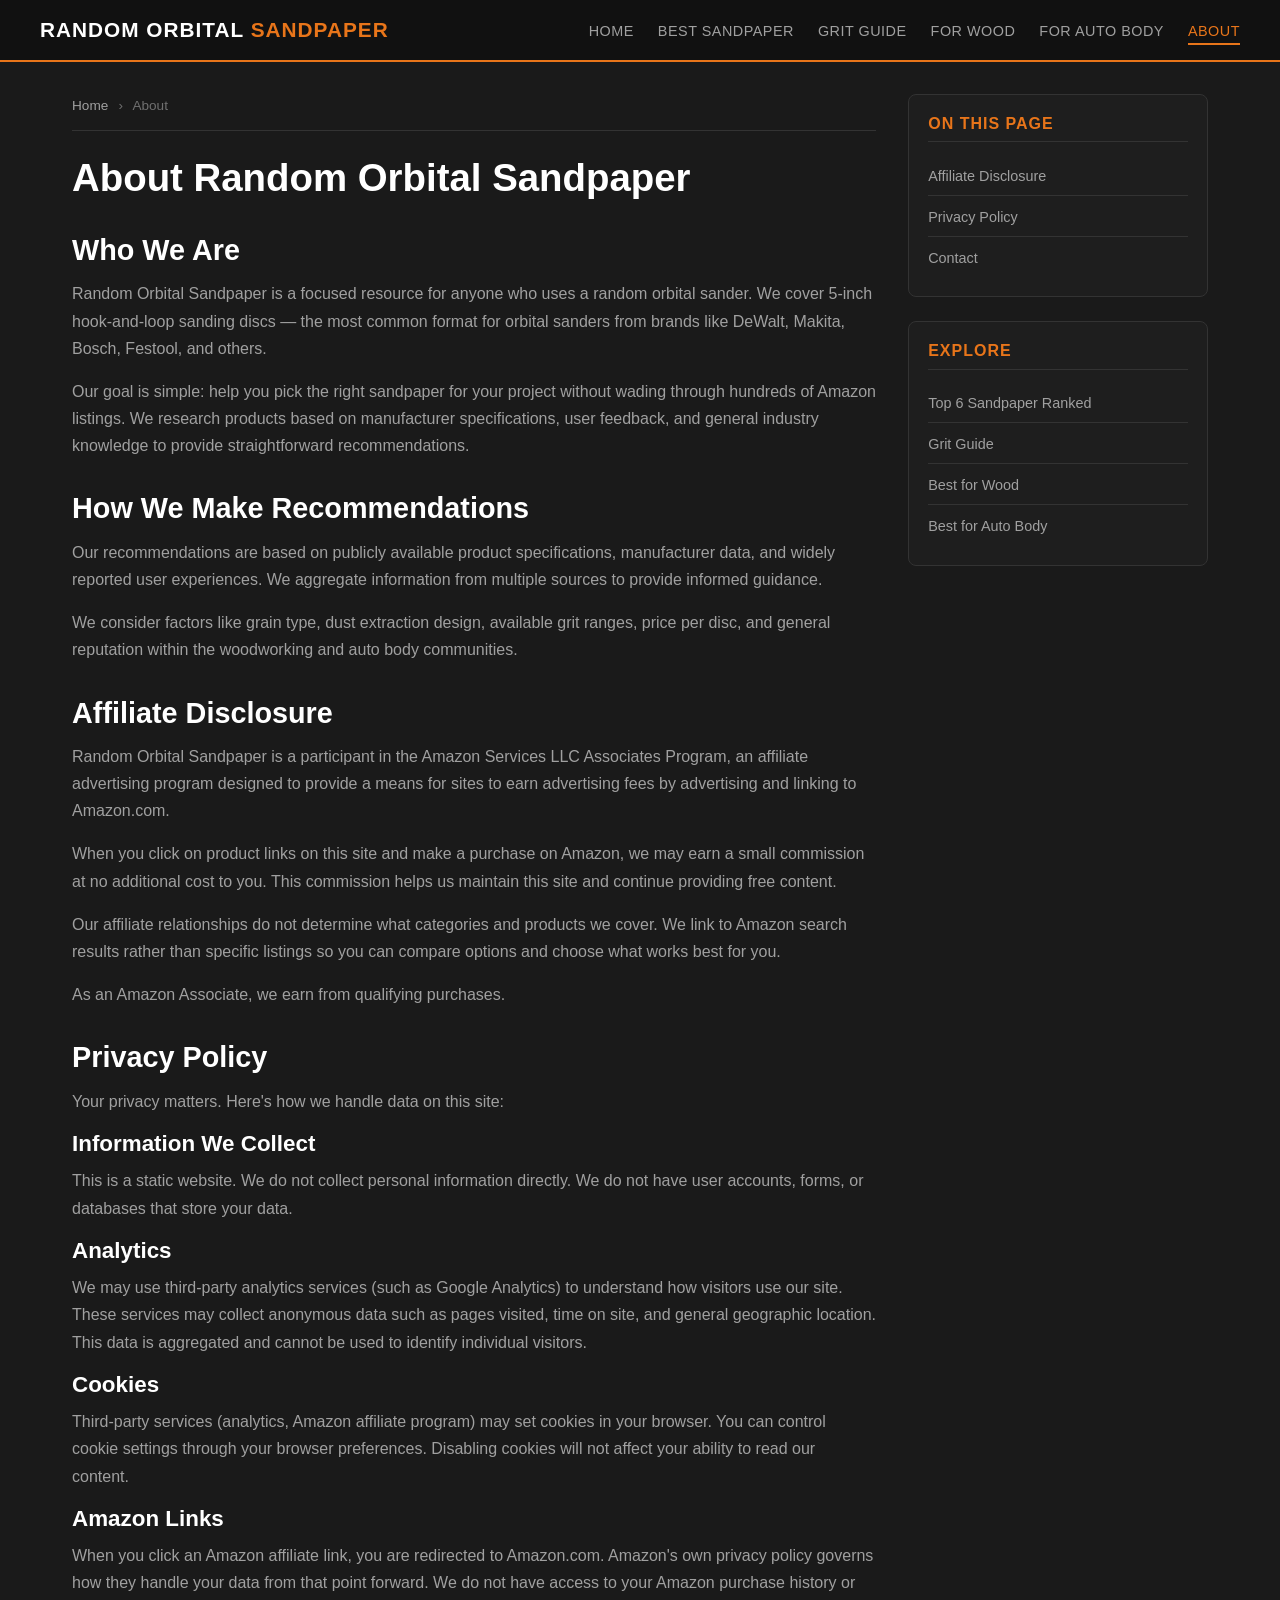
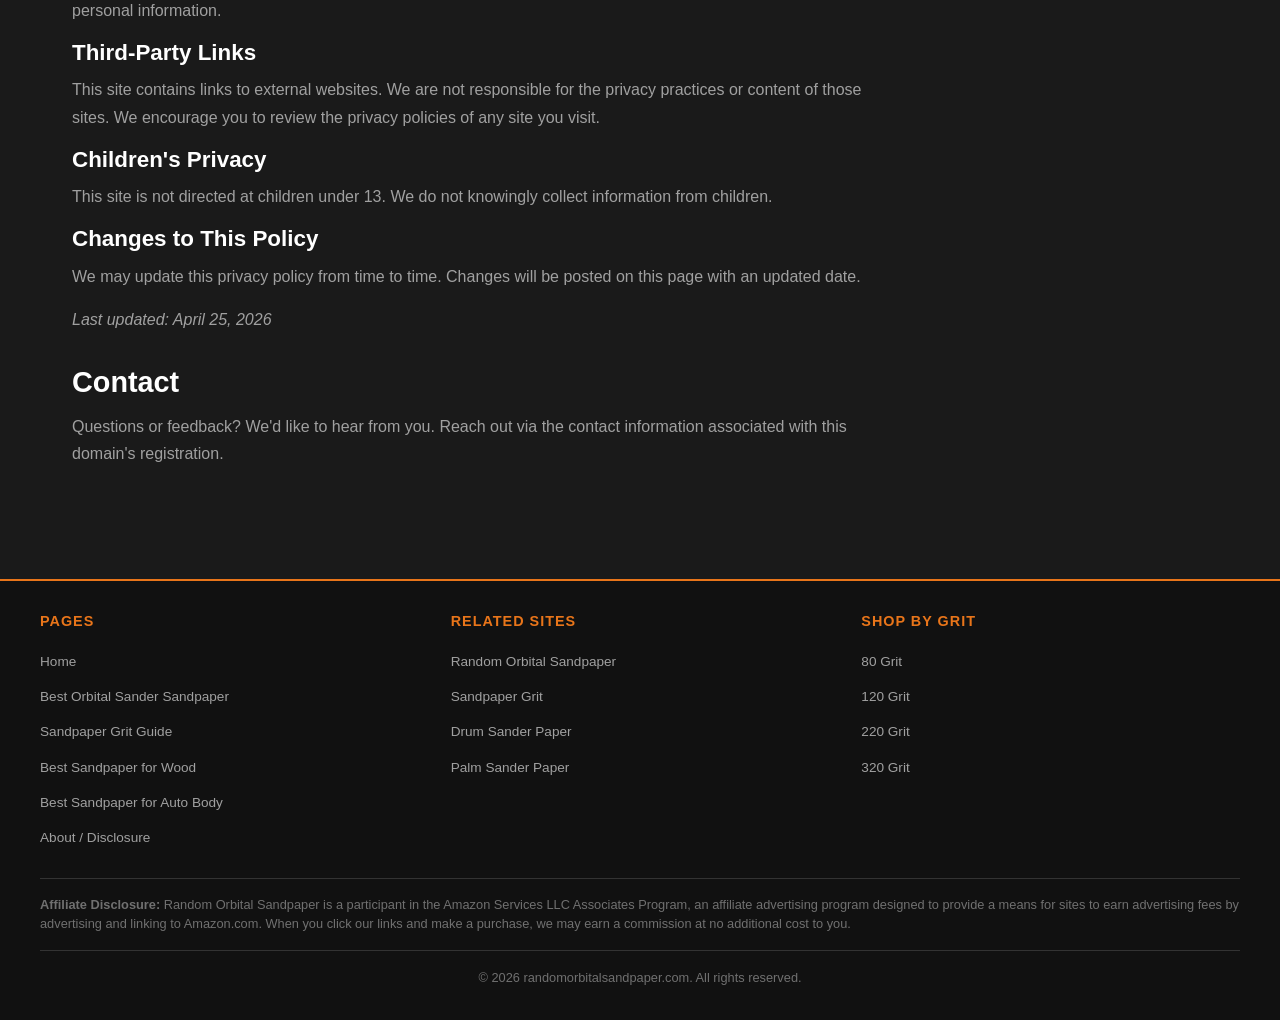
<file: about.html>
<!DOCTYPE html>
<html lang="en">
<head>
  <meta charset="UTF-8">
  <meta name="viewport" content="width=device-width, initial-scale=1.0">
  <title>About Random Orbital Sandpaper — Affiliate Disclosure &amp; Privacy Policy</title>
  <meta name="description" content="About Random Orbital Sandpaper, our affiliate disclosure, and privacy policy. Learn how we recommend products and how we handle your data.">
  <meta property="og:title" content="About Random Orbital Sandpaper — Disclosure & Privacy">
  <meta property="og:description" content="About Random Orbital Sandpaper, our affiliate disclosure, and privacy policy.">
  <meta property="og:type" content="website">
  <meta property="og:url" content="https://randomorbitalsandpaper.com/about.html">
  <link rel="canonical" href="https://randomorbitalsandpaper.com/about.html">
  <link rel="stylesheet" href="css/style.css">
</head>
<body>

<nav class="site-nav" aria-label="Main navigation">
  <div class="nav-inner">
    <a href="index.html" class="nav-logo">Random Orbital <span>Sandpaper</span></a>
    <button class="hamburger" aria-label="Toggle menu" onclick="document.querySelector('.nav-links').classList.toggle('open')">
      <span></span><span></span><span></span>
    </button>
    <ul class="nav-links">
      <li><a href="index.html">Home</a></li>
      <li><a href="best-orbital-sander-sandpaper.html">Best Sandpaper</a></li>
      <li><a href="sandpaper-grit-guide.html">Grit Guide</a></li>
      <li><a href="best-sandpaper-for-wood.html">For Wood</a></li>
      <li><a href="best-sandpaper-for-auto-body.html">For Auto Body</a></li>
      <li><a href="about.html" class="active">About</a></li>
    </ul>
  </div>
</nav>

<div class="page-wrapper">
  <main class="main-content">

    <div class="breadcrumbs">
      <a href="index.html">Home</a> <span class="sep">›</span> About
    </div>

    <h1>About Random Orbital Sandpaper</h1>

    <div class="content-section">
      <h2>Who We Are</h2>
      <p>Random Orbital Sandpaper is a focused resource for anyone who uses a random orbital sander. We cover 5-inch hook-and-loop sanding discs — the most common format for orbital sanders from brands like DeWalt, Makita, Bosch, Festool, and others.</p>
      <p>Our goal is simple: help you pick the right sandpaper for your project without wading through hundreds of Amazon listings. We research products based on manufacturer specifications, user feedback, and general industry knowledge to provide straightforward recommendations.</p>
    </div>

    <div class="content-section">
      <h2>How We Make Recommendations</h2>
      <p>Our recommendations are based on publicly available product specifications, manufacturer data, and widely reported user experiences. We aggregate information from multiple sources to provide informed guidance.</p>
      <p>We consider factors like grain type, dust extraction design, available grit ranges, price per disc, and general reputation within the woodworking and auto body communities.</p>
    </div>

    <div class="content-section" id="disclosure">
      <h2>Affiliate Disclosure</h2>
      <p>Random Orbital Sandpaper is a participant in the Amazon Services LLC Associates Program, an affiliate advertising program designed to provide a means for sites to earn advertising fees by advertising and linking to Amazon.com.</p>
      <p>When you click on product links on this site and make a purchase on Amazon, we may earn a small commission at no additional cost to you. This commission helps us maintain this site and continue providing free content.</p>
      <p>Our affiliate relationships do not determine what categories and products we cover. We link to Amazon search results rather than specific listings so you can compare options and choose what works best for you.</p>
      <p>As an Amazon Associate, we earn from qualifying purchases.</p>
    </div>

    <div class="content-section" id="privacy">
      <h2>Privacy Policy</h2>
      <p>Your privacy matters. Here's how we handle data on this site:</p>

      <h3>Information We Collect</h3>
      <p>This is a static website. We do not collect personal information directly. We do not have user accounts, forms, or databases that store your data.</p>

      <h3>Analytics</h3>
      <p>We may use third-party analytics services (such as Google Analytics) to understand how visitors use our site. These services may collect anonymous data such as pages visited, time on site, and general geographic location. This data is aggregated and cannot be used to identify individual visitors.</p>

      <h3>Cookies</h3>
      <p>Third-party services (analytics, Amazon affiliate program) may set cookies in your browser. You can control cookie settings through your browser preferences. Disabling cookies will not affect your ability to read our content.</p>

      <h3>Amazon Links</h3>
      <p>When you click an Amazon affiliate link, you are redirected to Amazon.com. Amazon's own privacy policy governs how they handle your data from that point forward. We do not have access to your Amazon purchase history or personal information.</p>

      <h3>Third-Party Links</h3>
      <p>This site contains links to external websites. We are not responsible for the privacy practices or content of those sites. We encourage you to review the privacy policies of any site you visit.</p>

      <h3>Children's Privacy</h3>
      <p>This site is not directed at children under 13. We do not knowingly collect information from children.</p>

      <h3>Changes to This Policy</h3>
      <p>We may update this privacy policy from time to time. Changes will be posted on this page with an updated date.</p>

      <p><em>Last updated: April 25, 2026</em></p>
    </div>

    <div class="content-section" id="contact">
      <h2>Contact</h2>
      <p>Questions or feedback? We'd like to hear from you. Reach out via the contact information associated with this domain's registration.</p>
    </div>

  </main>

  <aside class="sidebar">
    <div class="sidebar-box">
      <h3>On This Page</h3>
      <ul>
        <li><a href="#disclosure">Affiliate Disclosure</a></li>
        <li><a href="#privacy">Privacy Policy</a></li>
        <li><a href="#contact">Contact</a></li>
      </ul>
    </div>
    <div class="sidebar-box">
      <h3>Explore</h3>
      <ul>
        <li><a href="best-orbital-sander-sandpaper.html">Top 6 Sandpaper Ranked</a></li>
        <li><a href="sandpaper-grit-guide.html">Grit Guide</a></li>
        <li><a href="best-sandpaper-for-wood.html">Best for Wood</a></li>
        <li><a href="best-sandpaper-for-auto-body.html">Best for Auto Body</a></li>
      </ul>
    </div>
  </aside>
</div>

<footer class="site-footer">
  <div class="footer-inner">
    <div class="footer-col">
      <h4>Pages</h4>
      <ul>
        <li><a href="index.html">Home</a></li>
        <li><a href="best-orbital-sander-sandpaper.html">Best Orbital Sander Sandpaper</a></li>
        <li><a href="sandpaper-grit-guide.html">Sandpaper Grit Guide</a></li>
        <li><a href="best-sandpaper-for-wood.html">Best Sandpaper for Wood</a></li>
        <li><a href="best-sandpaper-for-auto-body.html">Best Sandpaper for Auto Body</a></li>
        <li><a href="about.html">About / Disclosure</a></li>
      </ul>
    </div>
    <div class="footer-col">
      <h4>Related Sites</h4>
      <ul>
        <li><a href="https://randomorbitalsandpaper.com" target="_blank" rel="noopener">Random Orbital Sandpaper</a></li>
        <li><a href="https://sandpapergrit.com" target="_blank" rel="noopener">Sandpaper Grit</a></li>
        <li><a href="https://drumsanderpaper.com" target="_blank" rel="noopener">Drum Sander Paper</a></li>
        <li><a href="https://palmsanderpaper.com" target="_blank" rel="noopener">Palm Sander Paper</a></li>
      </ul>
    </div>
    <div class="footer-col">
      <h4>Shop by Grit</h4>
      <ul>
        <li><a href="https://www.amazon.com/s?k=5+inch+80+grit+sanding+disc&tag=brazenprodu01-20" target="_blank" rel="nofollow sponsored noopener">80 Grit</a></li>
        <li><a href="https://www.amazon.com/s?k=5+inch+120+grit+sanding+disc&tag=brazenprodu01-20" target="_blank" rel="nofollow sponsored noopener">120 Grit</a></li>
        <li><a href="https://www.amazon.com/s?k=5+inch+220+grit+sanding+disc&tag=brazenprodu01-20" target="_blank" rel="nofollow sponsored noopener">220 Grit</a></li>
        <li><a href="https://www.amazon.com/s?k=5+inch+320+grit+sanding+disc&tag=brazenprodu01-20" target="_blank" rel="nofollow sponsored noopener">320 Grit</a></li>
      </ul>
    </div>
  </div>
  <div class="footer-disclosure">
    <strong>Affiliate Disclosure:</strong> Random Orbital Sandpaper is a participant in the Amazon Services LLC Associates Program, an affiliate advertising program designed to provide a means for sites to earn advertising fees by advertising and linking to Amazon.com. When you click our links and make a purchase, we may earn a commission at no additional cost to you.
  </div>
  <div class="footer-bottom">
    &copy; 2026 randomorbitalsandpaper.com. All rights reserved.
  </div>
</footer>

</body>
</html>
</file>
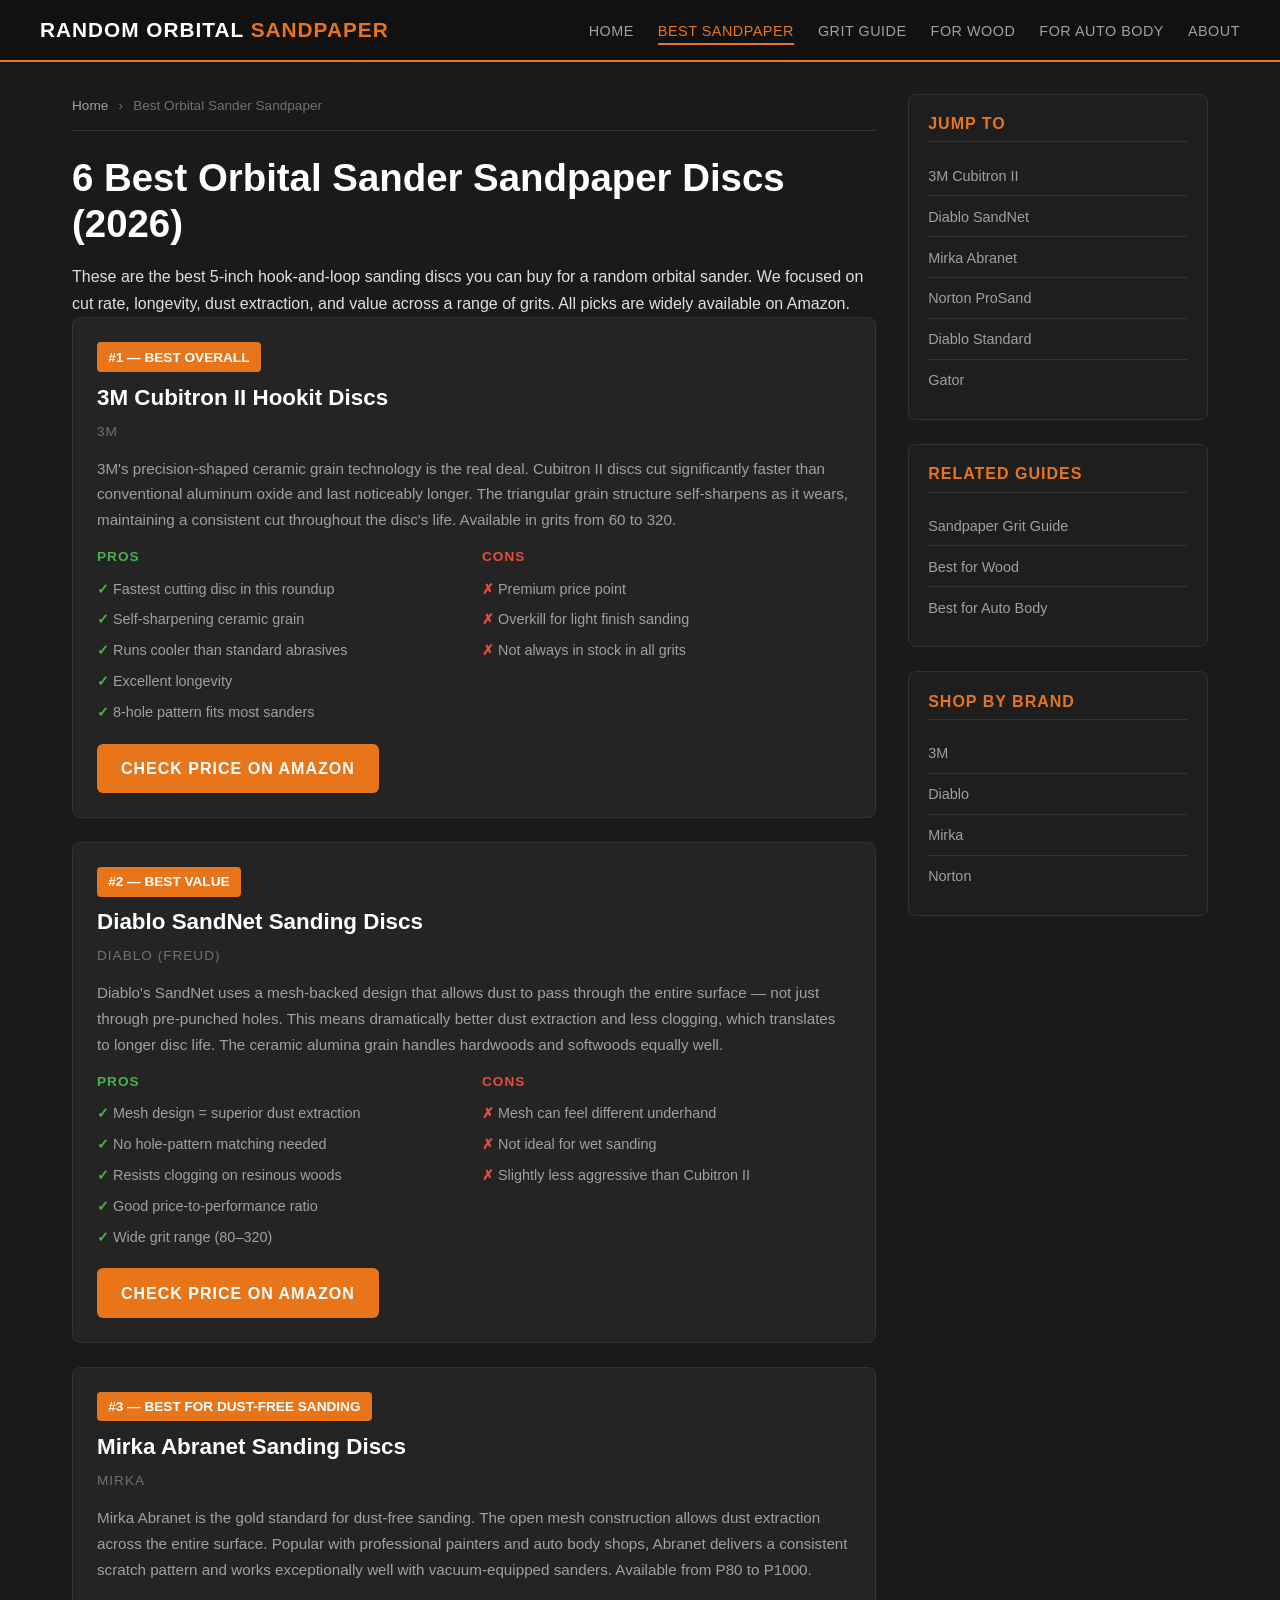
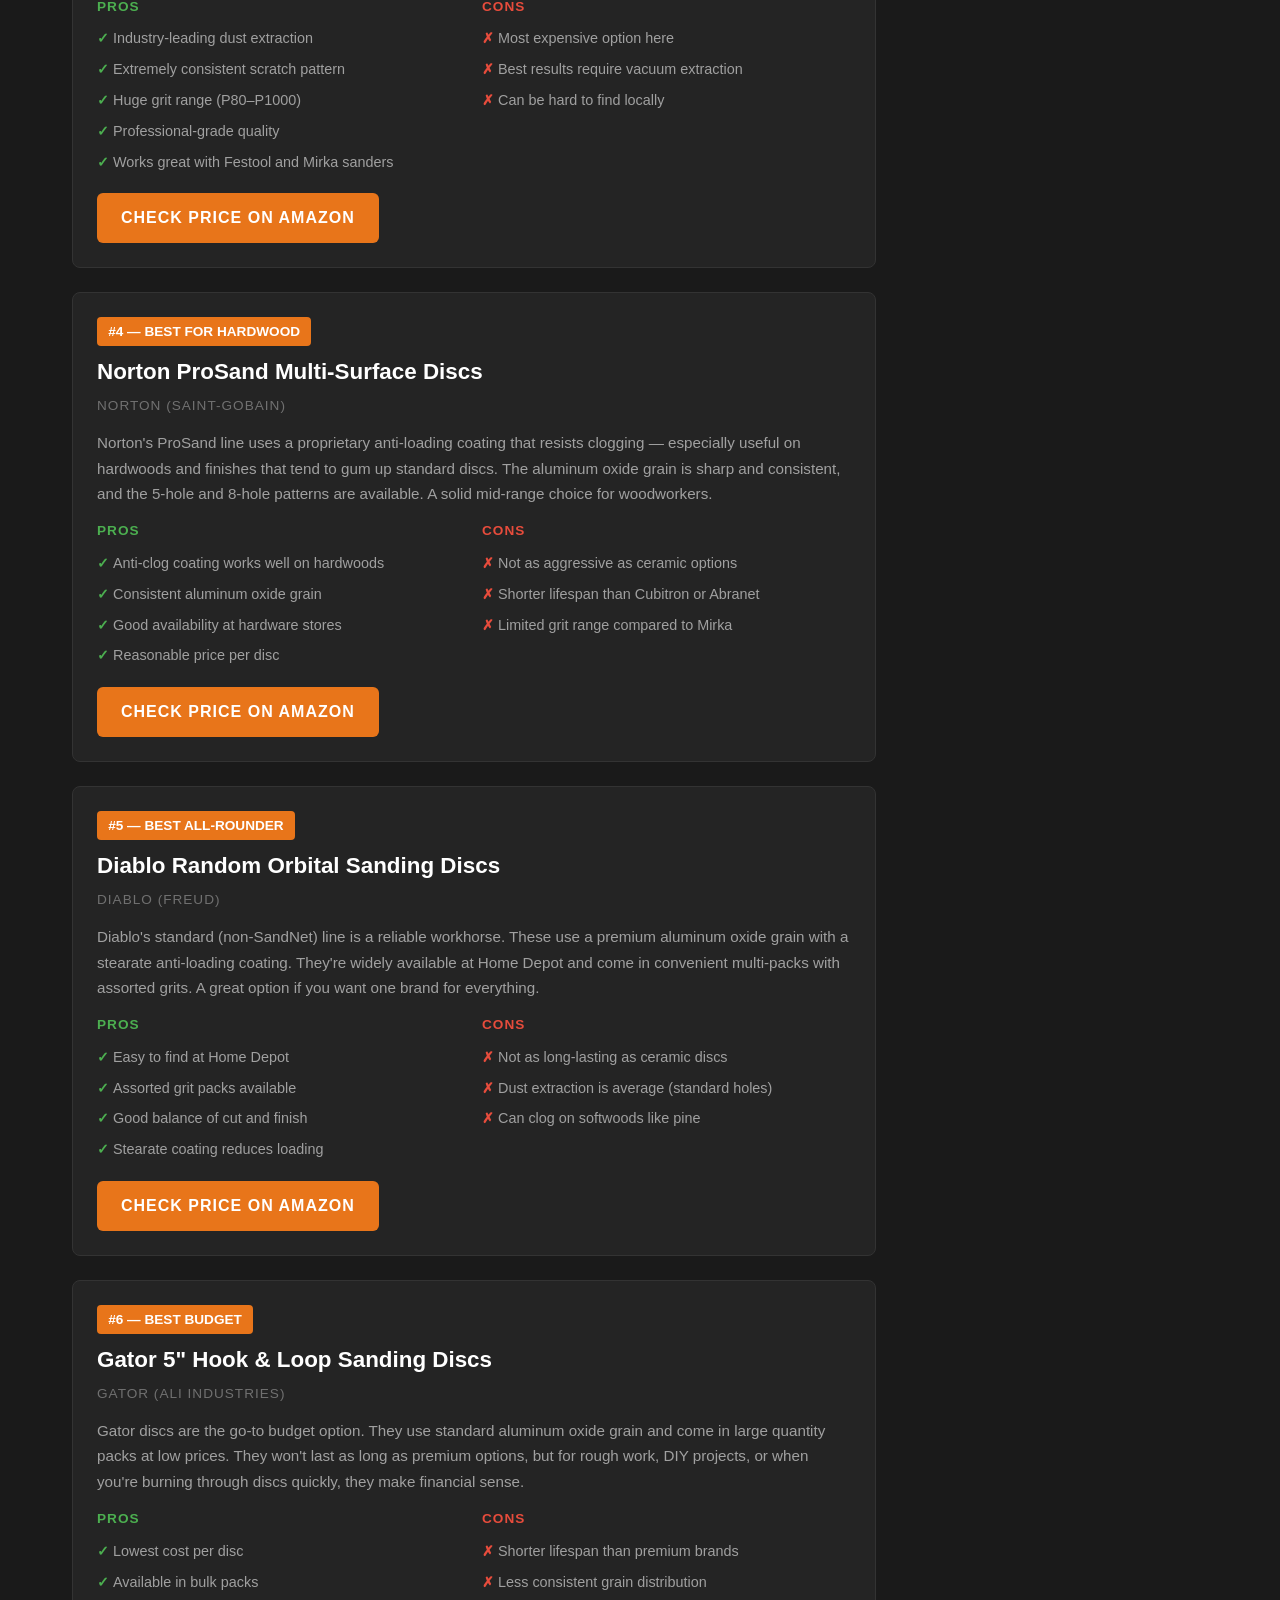
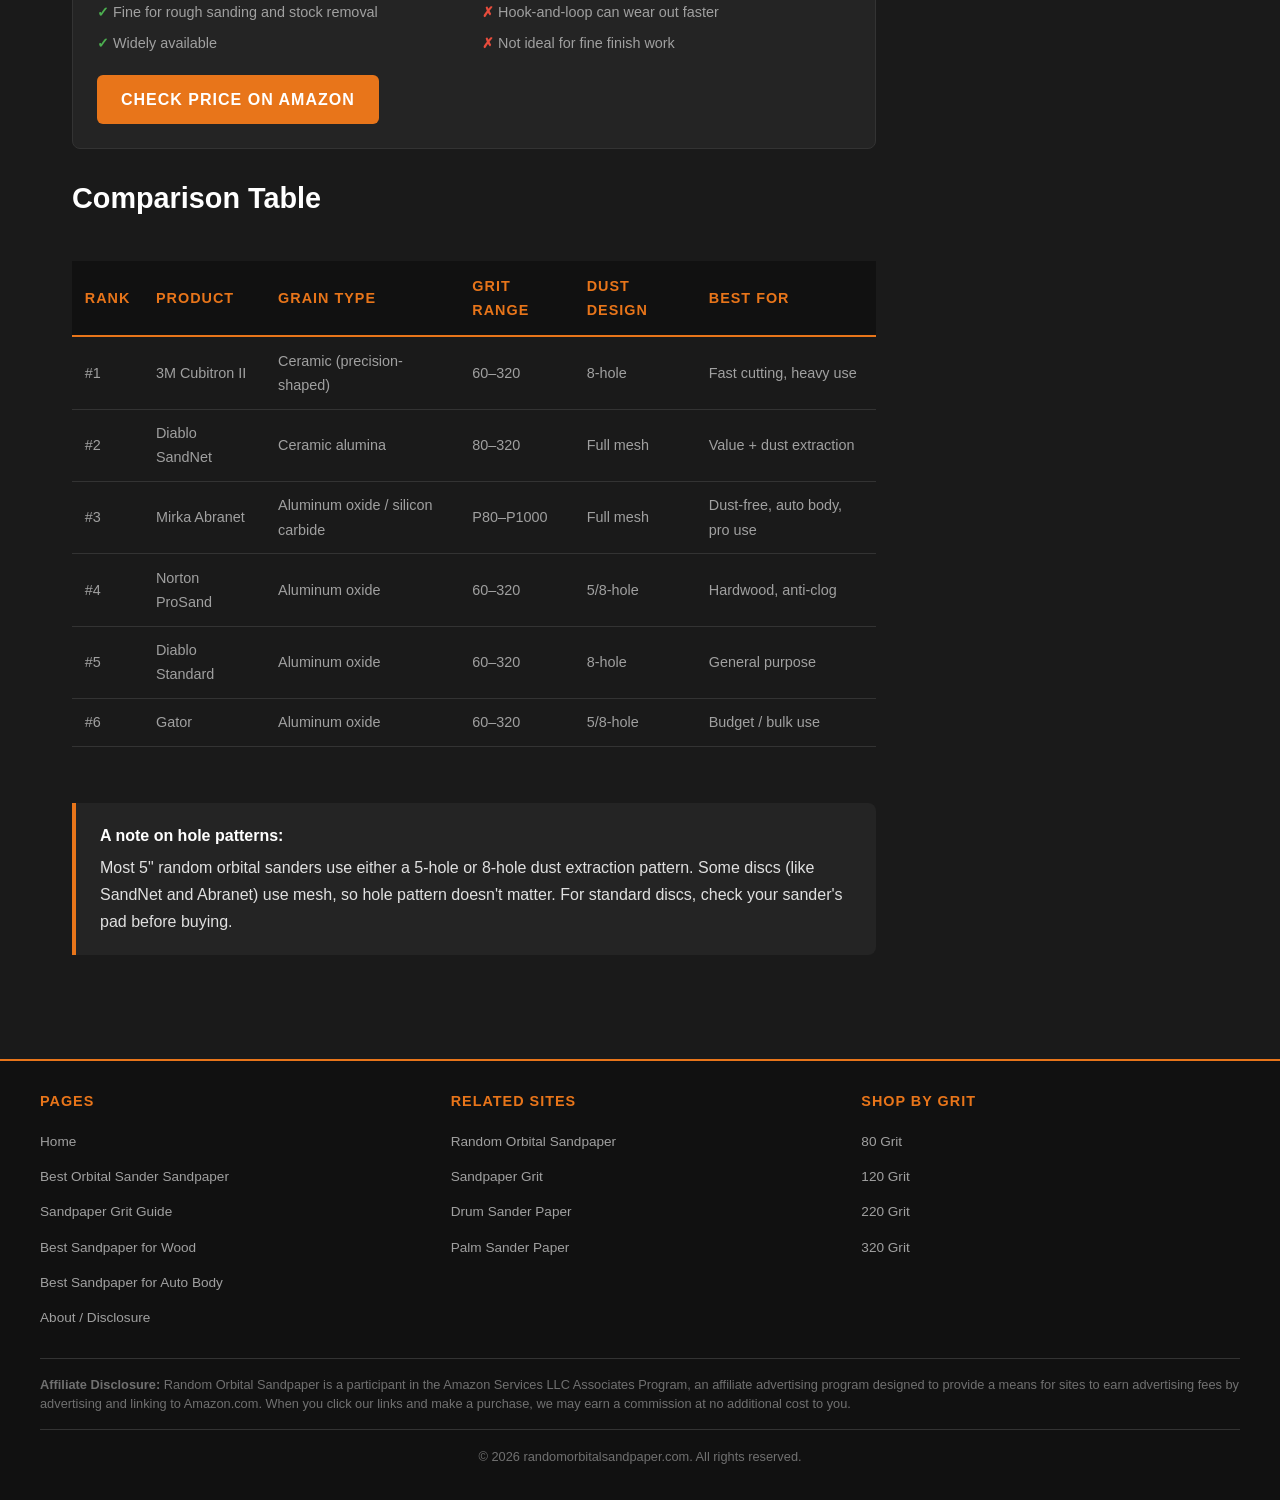
<file: best-orbital-sander-sandpaper.html>
<!DOCTYPE html>
<html lang="en">
<head>
  <meta charset="UTF-8">
  <meta name="viewport" content="width=device-width, initial-scale=1.0">
  <title>6 Best Orbital Sander Sandpaper Discs Ranked (2026) — 5" Hook &amp; Loop</title>
  <meta name="description" content="The 6 best 5-inch hook-and-loop sanding discs for random orbital sanders in 2026. Ranked with pros, cons, and a side-by-side comparison table. 3M, Diablo, Mirka, Norton, and more.">
  <meta property="og:title" content="6 Best Orbital Sander Sandpaper Discs Ranked (2026)">
  <meta property="og:description" content="The 6 best 5-inch hook-and-loop sanding discs for random orbital sanders. Ranked with pros, cons, and comparison table.">
  <meta property="og:type" content="article">
  <meta property="og:url" content="https://randomorbitalsandpaper.com/best-orbital-sander-sandpaper.html">
  <link rel="canonical" href="https://randomorbitalsandpaper.com/best-orbital-sander-sandpaper.html">
  <link rel="stylesheet" href="css/style.css">
</head>
<body>

<nav class="site-nav" aria-label="Main navigation">
  <div class="nav-inner">
    <a href="index.html" class="nav-logo">Random Orbital <span>Sandpaper</span></a>
    <button class="hamburger" aria-label="Toggle menu" onclick="document.querySelector('.nav-links').classList.toggle('open')">
      <span></span><span></span><span></span>
    </button>
    <ul class="nav-links">
      <li><a href="index.html">Home</a></li>
      <li><a href="best-orbital-sander-sandpaper.html" class="active">Best Sandpaper</a></li>
      <li><a href="sandpaper-grit-guide.html">Grit Guide</a></li>
      <li><a href="best-sandpaper-for-wood.html">For Wood</a></li>
      <li><a href="best-sandpaper-for-auto-body.html">For Auto Body</a></li>
      <li><a href="about.html">About</a></li>
    </ul>
  </div>
</nav>

<div class="page-wrapper">
  <main class="main-content">

    <div class="breadcrumbs">
      <a href="index.html">Home</a> <span class="sep">›</span> Best Orbital Sander Sandpaper
    </div>

    <h1>6 Best Orbital Sander Sandpaper Discs (2026)</h1>
    <p>These are the best 5-inch hook-and-loop sanding discs you can buy for a random orbital sander. We focused on cut rate, longevity, dust extraction, and value across a range of grits. All picks are widely available on Amazon.</p>

    <!-- #1 -->
    <div class="product-card" id="cubitron">
      <span class="rank">#1 — Best Overall</span>
      <h3>3M Cubitron II Hookit Discs</h3>
      <div class="brand">3M</div>
      <p class="description">3M's precision-shaped ceramic grain technology is the real deal. Cubitron II discs cut significantly faster than conventional aluminum oxide and last noticeably longer. The triangular grain structure self-sharpens as it wears, maintaining a consistent cut throughout the disc's life. Available in grits from 60 to 320.</p>
      <div class="pros-cons">
        <div class="pros">
          <h4>Pros</h4>
          <ul>
            <li>Fastest cutting disc in this roundup</li>
            <li>Self-sharpening ceramic grain</li>
            <li>Runs cooler than standard abrasives</li>
            <li>Excellent longevity</li>
            <li>8-hole pattern fits most sanders</li>
          </ul>
        </div>
        <div class="cons">
          <h4>Cons</h4>
          <ul>
            <li>Premium price point</li>
            <li>Overkill for light finish sanding</li>
            <li>Not always in stock in all grits</li>
          </ul>
        </div>
      </div>
      <a href="https://www.amazon.com/s?k=3M+Cubitron+II+5+inch+hook+loop+sanding+disc&tag=brazenprodu01-20" target="_blank" rel="nofollow sponsored noopener" class="cta-btn">Check Price on Amazon</a>
    </div>

    <!-- #2 -->
    <div class="product-card" id="sandnet">
      <span class="rank">#2 — Best Value</span>
      <h3>Diablo SandNet Sanding Discs</h3>
      <div class="brand">Diablo (Freud)</div>
      <p class="description">Diablo's SandNet uses a mesh-backed design that allows dust to pass through the entire surface — not just through pre-punched holes. This means dramatically better dust extraction and less clogging, which translates to longer disc life. The ceramic alumina grain handles hardwoods and softwoods equally well.</p>
      <div class="pros-cons">
        <div class="pros">
          <h4>Pros</h4>
          <ul>
            <li>Mesh design = superior dust extraction</li>
            <li>No hole-pattern matching needed</li>
            <li>Resists clogging on resinous woods</li>
            <li>Good price-to-performance ratio</li>
            <li>Wide grit range (80–320)</li>
          </ul>
        </div>
        <div class="cons">
          <h4>Cons</h4>
          <ul>
            <li>Mesh can feel different underhand</li>
            <li>Not ideal for wet sanding</li>
            <li>Slightly less aggressive than Cubitron II</li>
          </ul>
        </div>
      </div>
      <a href="https://www.amazon.com/s?k=Diablo+SandNet+5+inch+sanding+disc&tag=brazenprodu01-20" target="_blank" rel="nofollow sponsored noopener" class="cta-btn">Check Price on Amazon</a>
    </div>

    <!-- #3 -->
    <div class="product-card" id="abranet">
      <span class="rank">#3 — Best for Dust-Free Sanding</span>
      <h3>Mirka Abranet Sanding Discs</h3>
      <div class="brand">Mirka</div>
      <p class="description">Mirka Abranet is the gold standard for dust-free sanding. The open mesh construction allows dust extraction across the entire surface. Popular with professional painters and auto body shops, Abranet delivers a consistent scratch pattern and works exceptionally well with vacuum-equipped sanders. Available from P80 to P1000.</p>
      <div class="pros-cons">
        <div class="pros">
          <h4>Pros</h4>
          <ul>
            <li>Industry-leading dust extraction</li>
            <li>Extremely consistent scratch pattern</li>
            <li>Huge grit range (P80–P1000)</li>
            <li>Professional-grade quality</li>
            <li>Works great with Festool and Mirka sanders</li>
          </ul>
        </div>
        <div class="cons">
          <h4>Cons</h4>
          <ul>
            <li>Most expensive option here</li>
            <li>Best results require vacuum extraction</li>
            <li>Can be hard to find locally</li>
          </ul>
        </div>
      </div>
      <a href="https://www.amazon.com/s?k=Mirka+Abranet+5+inch+sanding+disc&tag=brazenprodu01-20" target="_blank" rel="nofollow sponsored noopener" class="cta-btn">Check Price on Amazon</a>
    </div>

    <!-- #4 -->
    <div class="product-card" id="norton-prosand">
      <span class="rank">#4 — Best for Hardwood</span>
      <h3>Norton ProSand Multi-Surface Discs</h3>
      <div class="brand">Norton (Saint-Gobain)</div>
      <p class="description">Norton's ProSand line uses a proprietary anti-loading coating that resists clogging — especially useful on hardwoods and finishes that tend to gum up standard discs. The aluminum oxide grain is sharp and consistent, and the 5-hole and 8-hole patterns are available. A solid mid-range choice for woodworkers.</p>
      <div class="pros-cons">
        <div class="pros">
          <h4>Pros</h4>
          <ul>
            <li>Anti-clog coating works well on hardwoods</li>
            <li>Consistent aluminum oxide grain</li>
            <li>Good availability at hardware stores</li>
            <li>Reasonable price per disc</li>
          </ul>
        </div>
        <div class="cons">
          <h4>Cons</h4>
          <ul>
            <li>Not as aggressive as ceramic options</li>
            <li>Shorter lifespan than Cubitron or Abranet</li>
            <li>Limited grit range compared to Mirka</li>
          </ul>
        </div>
      </div>
      <a href="https://www.amazon.com/s?k=Norton+ProSand+5+inch+hook+loop+sanding+disc&tag=brazenprodu01-20" target="_blank" rel="nofollow sponsored noopener" class="cta-btn">Check Price on Amazon</a>
    </div>

    <!-- #5 -->
    <div class="product-card" id="diablo-standard">
      <span class="rank">#5 — Best All-Rounder</span>
      <h3>Diablo Random Orbital Sanding Discs</h3>
      <div class="brand">Diablo (Freud)</div>
      <p class="description">Diablo's standard (non-SandNet) line is a reliable workhorse. These use a premium aluminum oxide grain with a stearate anti-loading coating. They're widely available at Home Depot and come in convenient multi-packs with assorted grits. A great option if you want one brand for everything.</p>
      <div class="pros-cons">
        <div class="pros">
          <h4>Pros</h4>
          <ul>
            <li>Easy to find at Home Depot</li>
            <li>Assorted grit packs available</li>
            <li>Good balance of cut and finish</li>
            <li>Stearate coating reduces loading</li>
          </ul>
        </div>
        <div class="cons">
          <h4>Cons</h4>
          <ul>
            <li>Not as long-lasting as ceramic discs</li>
            <li>Dust extraction is average (standard holes)</li>
            <li>Can clog on softwoods like pine</li>
          </ul>
        </div>
      </div>
      <a href="https://www.amazon.com/s?k=Diablo+5+inch+hook+loop+sanding+disc&tag=brazenprodu01-20" target="_blank" rel="nofollow sponsored noopener" class="cta-btn">Check Price on Amazon</a>
    </div>

    <!-- #6 -->
    <div class="product-card" id="gator">
      <span class="rank">#6 — Best Budget</span>
      <h3>Gator 5" Hook &amp; Loop Sanding Discs</h3>
      <div class="brand">Gator (Ali Industries)</div>
      <p class="description">Gator discs are the go-to budget option. They use standard aluminum oxide grain and come in large quantity packs at low prices. They won't last as long as premium options, but for rough work, DIY projects, or when you're burning through discs quickly, they make financial sense.</p>
      <div class="pros-cons">
        <div class="pros">
          <h4>Pros</h4>
          <ul>
            <li>Lowest cost per disc</li>
            <li>Available in bulk packs</li>
            <li>Fine for rough sanding and stock removal</li>
            <li>Widely available</li>
          </ul>
        </div>
        <div class="cons">
          <h4>Cons</h4>
          <ul>
            <li>Shorter lifespan than premium brands</li>
            <li>Less consistent grain distribution</li>
            <li>Hook-and-loop can wear out faster</li>
            <li>Not ideal for fine finish work</li>
          </ul>
        </div>
      </div>
      <a href="https://www.amazon.com/s?k=Gator+5+inch+hook+loop+sanding+disc&tag=brazenprodu01-20" target="_blank" rel="nofollow sponsored noopener" class="cta-btn">Check Price on Amazon</a>
    </div>

    <h2>Comparison Table</h2>
    <div class="table-wrap">
      <table class="comparison-table">
        <thead>
          <tr>
            <th>Rank</th>
            <th>Product</th>
            <th>Grain Type</th>
            <th>Grit Range</th>
            <th>Dust Design</th>
            <th>Best For</th>
          </tr>
        </thead>
        <tbody>
          <tr>
            <td>#1</td>
            <td>3M Cubitron II</td>
            <td>Ceramic (precision-shaped)</td>
            <td>60–320</td>
            <td>8-hole</td>
            <td>Fast cutting, heavy use</td>
          </tr>
          <tr>
            <td>#2</td>
            <td>Diablo SandNet</td>
            <td>Ceramic alumina</td>
            <td>80–320</td>
            <td>Full mesh</td>
            <td>Value + dust extraction</td>
          </tr>
          <tr>
            <td>#3</td>
            <td>Mirka Abranet</td>
            <td>Aluminum oxide / silicon carbide</td>
            <td>P80–P1000</td>
            <td>Full mesh</td>
            <td>Dust-free, auto body, pro use</td>
          </tr>
          <tr>
            <td>#4</td>
            <td>Norton ProSand</td>
            <td>Aluminum oxide</td>
            <td>60–320</td>
            <td>5/8-hole</td>
            <td>Hardwood, anti-clog</td>
          </tr>
          <tr>
            <td>#5</td>
            <td>Diablo Standard</td>
            <td>Aluminum oxide</td>
            <td>60–320</td>
            <td>8-hole</td>
            <td>General purpose</td>
          </tr>
          <tr>
            <td>#6</td>
            <td>Gator</td>
            <td>Aluminum oxide</td>
            <td>60–320</td>
            <td>5/8-hole</td>
            <td>Budget / bulk use</td>
          </tr>
        </tbody>
      </table>
    </div>

    <div class="info-box">
      <strong>A note on hole patterns:</strong> Most 5" random orbital sanders use either a 5-hole or 8-hole dust extraction pattern. Some discs (like SandNet and Abranet) use mesh, so hole pattern doesn't matter. For standard discs, check your sander's pad before buying.
    </div>

  </main>

  <aside class="sidebar">
    <div class="sidebar-box">
      <h3>Jump To</h3>
      <ul>
        <li><a href="#cubitron">3M Cubitron II</a></li>
        <li><a href="#sandnet">Diablo SandNet</a></li>
        <li><a href="#abranet">Mirka Abranet</a></li>
        <li><a href="#norton-prosand">Norton ProSand</a></li>
        <li><a href="#diablo-standard">Diablo Standard</a></li>
        <li><a href="#gator">Gator</a></li>
      </ul>
    </div>
    <div class="sidebar-box">
      <h3>Related Guides</h3>
      <ul>
        <li><a href="sandpaper-grit-guide.html">Sandpaper Grit Guide</a></li>
        <li><a href="best-sandpaper-for-wood.html">Best for Wood</a></li>
        <li><a href="best-sandpaper-for-auto-body.html">Best for Auto Body</a></li>
      </ul>
    </div>
    <div class="sidebar-box">
      <h3>Shop by Brand</h3>
      <ul>
        <li><a href="https://www.amazon.com/s?k=3M+5+inch+sanding+disc&tag=brazenprodu01-20" target="_blank" rel="nofollow sponsored noopener">3M</a></li>
        <li><a href="https://www.amazon.com/s?k=Diablo+5+inch+sanding+disc&tag=brazenprodu01-20" target="_blank" rel="nofollow sponsored noopener">Diablo</a></li>
        <li><a href="https://www.amazon.com/s?k=Mirka+5+inch+sanding+disc&tag=brazenprodu01-20" target="_blank" rel="nofollow sponsored noopener">Mirka</a></li>
        <li><a href="https://www.amazon.com/s?k=Norton+5+inch+sanding+disc&tag=brazenprodu01-20" target="_blank" rel="nofollow sponsored noopener">Norton</a></li>
      </ul>
    </div>
  </aside>
</div>

<footer class="site-footer">
  <div class="footer-inner">
    <div class="footer-col">
      <h4>Pages</h4>
      <ul>
        <li><a href="index.html">Home</a></li>
        <li><a href="best-orbital-sander-sandpaper.html">Best Orbital Sander Sandpaper</a></li>
        <li><a href="sandpaper-grit-guide.html">Sandpaper Grit Guide</a></li>
        <li><a href="best-sandpaper-for-wood.html">Best Sandpaper for Wood</a></li>
        <li><a href="best-sandpaper-for-auto-body.html">Best Sandpaper for Auto Body</a></li>
        <li><a href="about.html">About / Disclosure</a></li>
      </ul>
    </div>
    <div class="footer-col">
      <h4>Related Sites</h4>
      <ul>
        <li><a href="https://randomorbitalsandpaper.com" target="_blank" rel="noopener">Random Orbital Sandpaper</a></li>
        <li><a href="https://sandpapergrit.com" target="_blank" rel="noopener">Sandpaper Grit</a></li>
        <li><a href="https://drumsanderpaper.com" target="_blank" rel="noopener">Drum Sander Paper</a></li>
        <li><a href="https://palmsanderpaper.com" target="_blank" rel="noopener">Palm Sander Paper</a></li>
      </ul>
    </div>
    <div class="footer-col">
      <h4>Shop by Grit</h4>
      <ul>
        <li><a href="https://www.amazon.com/s?k=5+inch+80+grit+sanding+disc&tag=brazenprodu01-20" target="_blank" rel="nofollow sponsored noopener">80 Grit</a></li>
        <li><a href="https://www.amazon.com/s?k=5+inch+120+grit+sanding+disc&tag=brazenprodu01-20" target="_blank" rel="nofollow sponsored noopener">120 Grit</a></li>
        <li><a href="https://www.amazon.com/s?k=5+inch+220+grit+sanding+disc&tag=brazenprodu01-20" target="_blank" rel="nofollow sponsored noopener">220 Grit</a></li>
        <li><a href="https://www.amazon.com/s?k=5+inch+320+grit+sanding+disc&tag=brazenprodu01-20" target="_blank" rel="nofollow sponsored noopener">320 Grit</a></li>
      </ul>
    </div>
  </div>
  <div class="footer-disclosure">
    <strong>Affiliate Disclosure:</strong> Random Orbital Sandpaper is a participant in the Amazon Services LLC Associates Program, an affiliate advertising program designed to provide a means for sites to earn advertising fees by advertising and linking to Amazon.com. When you click our links and make a purchase, we may earn a commission at no additional cost to you.
  </div>
  <div class="footer-bottom">
    &copy; 2026 randomorbitalsandpaper.com. All rights reserved.
  </div>
</footer>

</body>
</html>
</file>
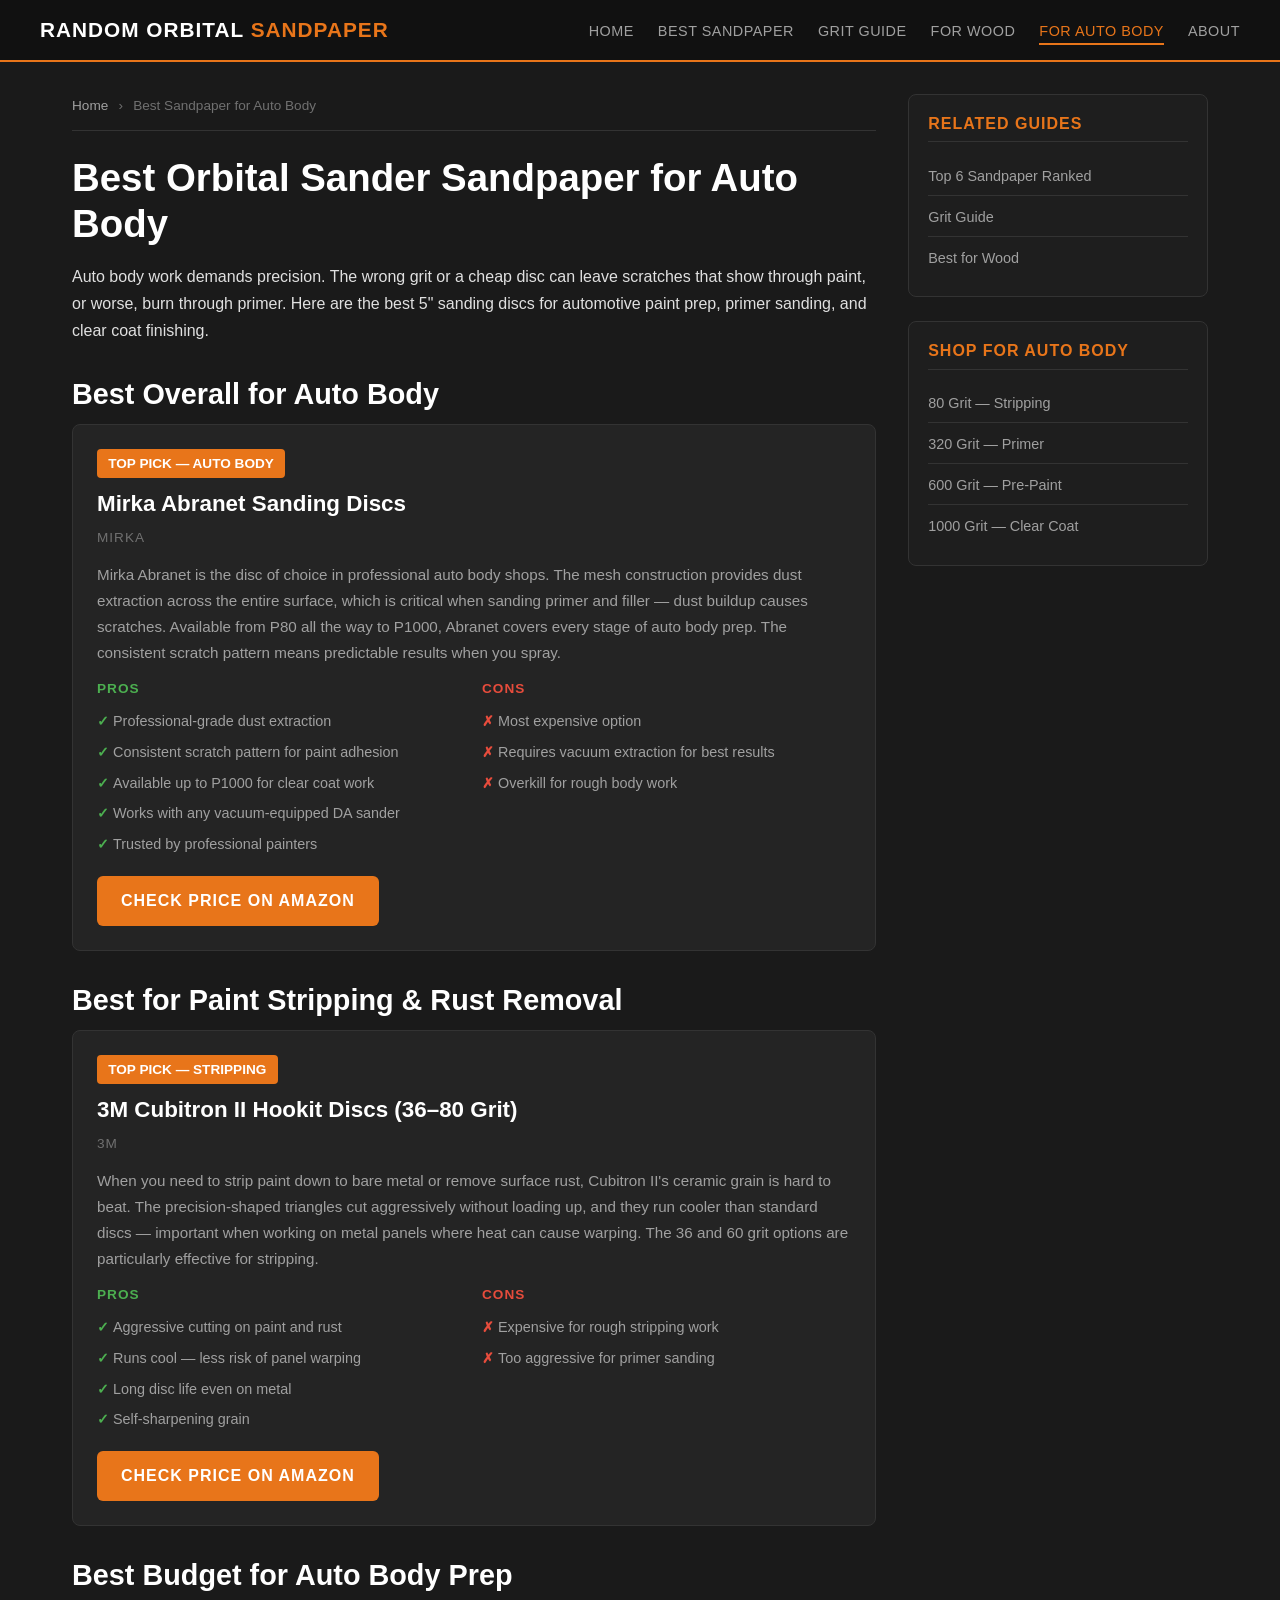
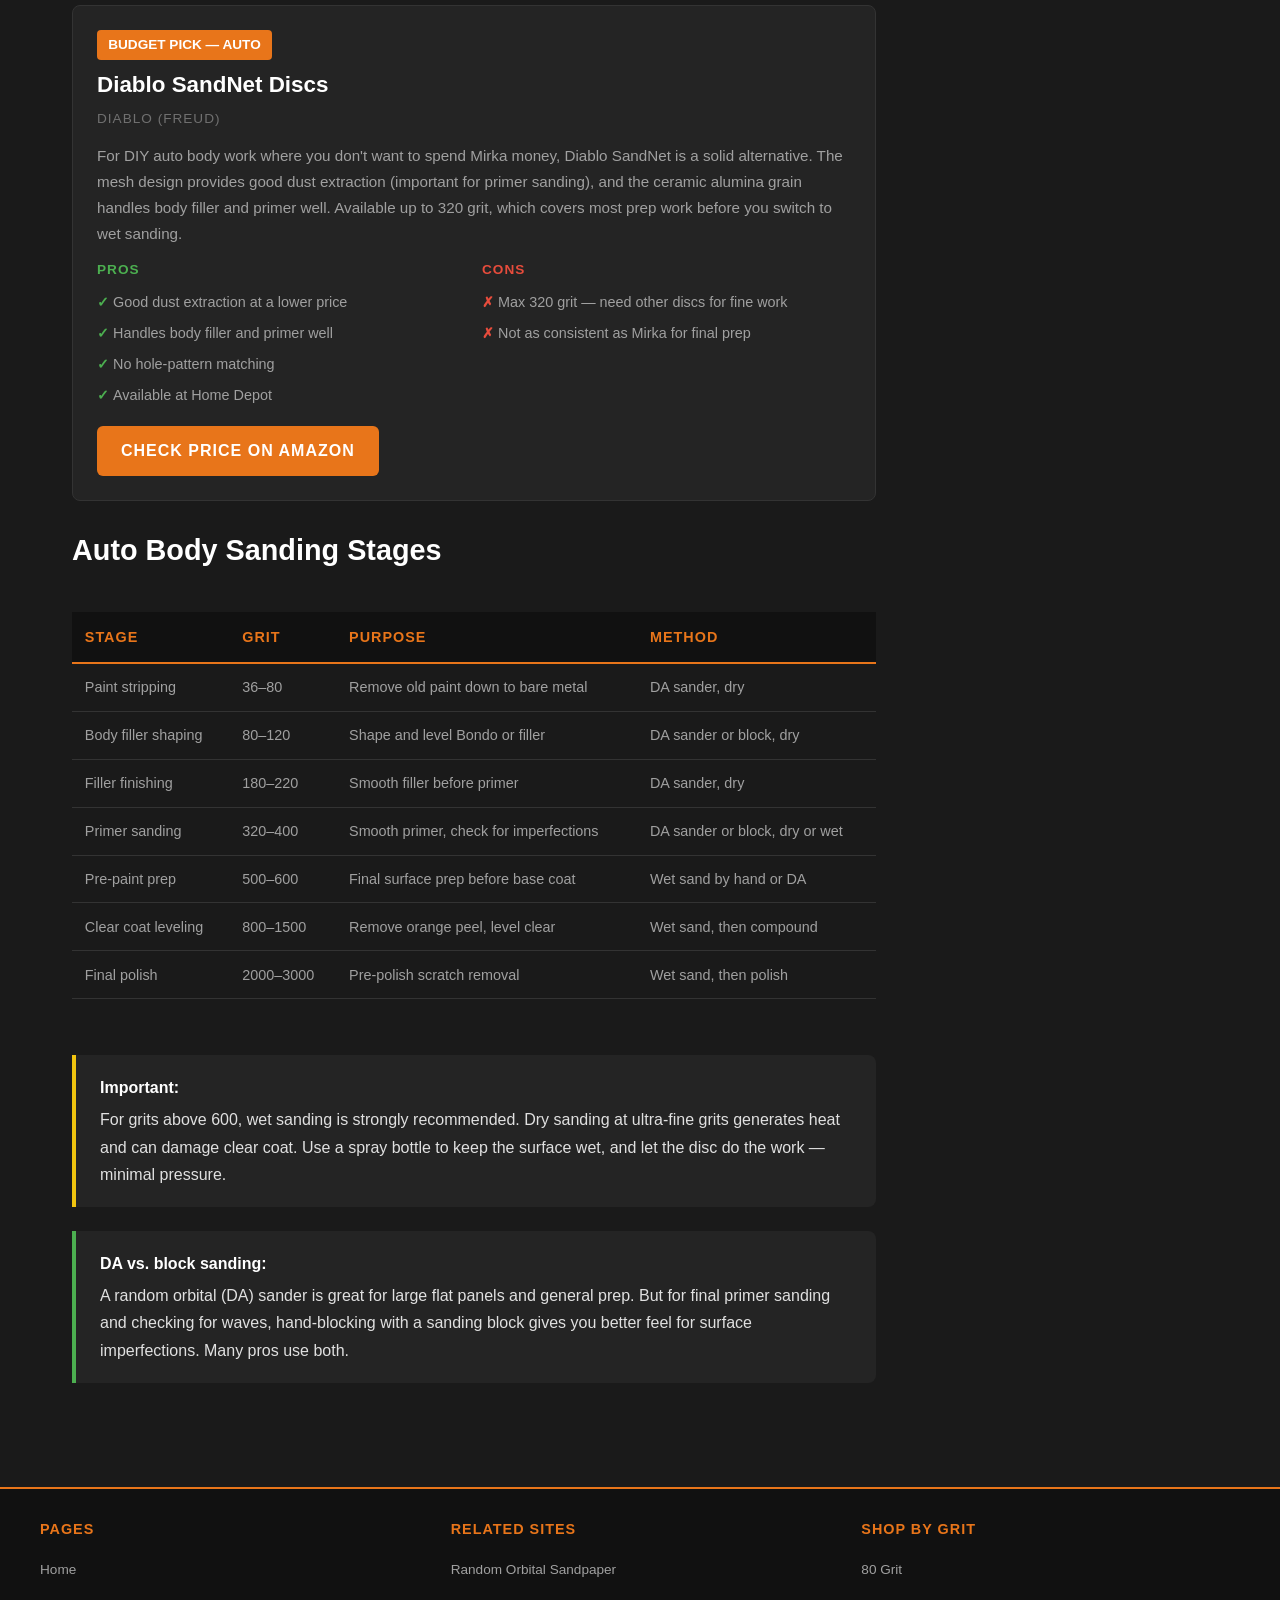
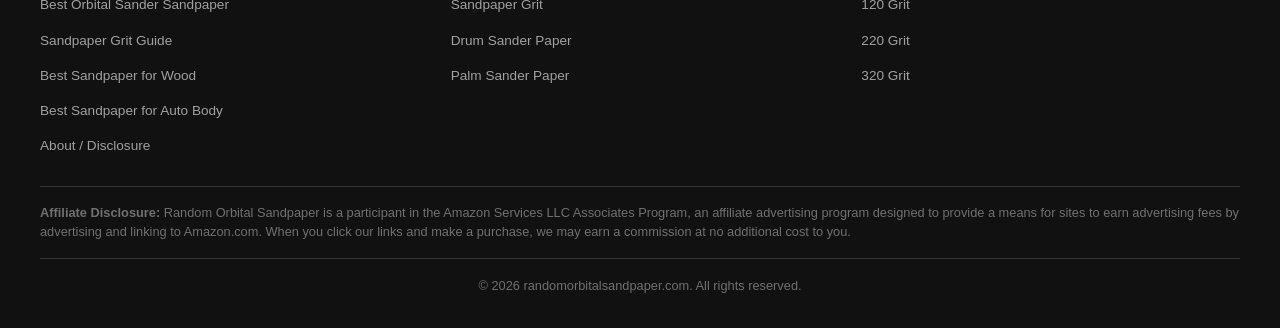
<file: best-sandpaper-for-auto-body.html>
<!DOCTYPE html>
<html lang="en">
<head>
  <meta charset="UTF-8">
  <meta name="viewport" content="width=device-width, initial-scale=1.0">
  <title>Best Sandpaper for Auto Body — Orbital Sander Picks for Paint Prep &amp; Clear Coat</title>
  <meta name="description" content="Best orbital sander sandpaper for auto body work. Top picks for paint prep, primer sanding, clear coat finishing, and rust removal. Grit recommendations included.">
  <meta property="og:title" content="Best Sandpaper for Auto Body — Orbital Sander Picks">
  <meta property="og:description" content="Best orbital sander sandpaper for auto body work. Top picks for paint prep, primer sanding, and clear coat finishing.">
  <meta property="og:type" content="article">
  <meta property="og:url" content="https://randomorbitalsandpaper.com/best-sandpaper-for-auto-body.html">
  <link rel="canonical" href="https://randomorbitalsandpaper.com/best-sandpaper-for-auto-body.html">
  <link rel="stylesheet" href="css/style.css">
</head>
<body>

<nav class="site-nav" aria-label="Main navigation">
  <div class="nav-inner">
    <a href="index.html" class="nav-logo">Random Orbital <span>Sandpaper</span></a>
    <button class="hamburger" aria-label="Toggle menu" onclick="document.querySelector('.nav-links').classList.toggle('open')">
      <span></span><span></span><span></span>
    </button>
    <ul class="nav-links">
      <li><a href="index.html">Home</a></li>
      <li><a href="best-orbital-sander-sandpaper.html">Best Sandpaper</a></li>
      <li><a href="sandpaper-grit-guide.html">Grit Guide</a></li>
      <li><a href="best-sandpaper-for-wood.html">For Wood</a></li>
      <li><a href="best-sandpaper-for-auto-body.html" class="active">For Auto Body</a></li>
      <li><a href="about.html">About</a></li>
    </ul>
  </div>
</nav>

<div class="page-wrapper">
  <main class="main-content">

    <div class="breadcrumbs">
      <a href="index.html">Home</a> <span class="sep">›</span> Best Sandpaper for Auto Body
    </div>

    <h1>Best Orbital Sander Sandpaper for Auto Body</h1>
    <p>Auto body work demands precision. The wrong grit or a cheap disc can leave scratches that show through paint, or worse, burn through primer. Here are the best 5" sanding discs for automotive paint prep, primer sanding, and clear coat finishing.</p>

    <h2>Best Overall for Auto Body</h2>
    <div class="product-card">
      <span class="rank">Top Pick — Auto Body</span>
      <h3>Mirka Abranet Sanding Discs</h3>
      <div class="brand">Mirka</div>
      <p class="description">Mirka Abranet is the disc of choice in professional auto body shops. The mesh construction provides dust extraction across the entire surface, which is critical when sanding primer and filler — dust buildup causes scratches. Available from P80 all the way to P1000, Abranet covers every stage of auto body prep. The consistent scratch pattern means predictable results when you spray.</p>
      <div class="pros-cons">
        <div class="pros">
          <h4>Pros</h4>
          <ul>
            <li>Professional-grade dust extraction</li>
            <li>Consistent scratch pattern for paint adhesion</li>
            <li>Available up to P1000 for clear coat work</li>
            <li>Works with any vacuum-equipped DA sander</li>
            <li>Trusted by professional painters</li>
          </ul>
        </div>
        <div class="cons">
          <h4>Cons</h4>
          <ul>
            <li>Most expensive option</li>
            <li>Requires vacuum extraction for best results</li>
            <li>Overkill for rough body work</li>
          </ul>
        </div>
      </div>
      <a href="https://www.amazon.com/s?k=Mirka+Abranet+5+inch+sanding+disc+auto+body&tag=brazenprodu01-20" target="_blank" rel="nofollow sponsored noopener" class="cta-btn">Check Price on Amazon</a>
    </div>

    <h2>Best for Paint Stripping &amp; Rust Removal</h2>
    <div class="product-card">
      <span class="rank">Top Pick — Stripping</span>
      <h3>3M Cubitron II Hookit Discs (36–80 Grit)</h3>
      <div class="brand">3M</div>
      <p class="description">When you need to strip paint down to bare metal or remove surface rust, Cubitron II's ceramic grain is hard to beat. The precision-shaped triangles cut aggressively without loading up, and they run cooler than standard discs — important when working on metal panels where heat can cause warping. The 36 and 60 grit options are particularly effective for stripping.</p>
      <div class="pros-cons">
        <div class="pros">
          <h4>Pros</h4>
          <ul>
            <li>Aggressive cutting on paint and rust</li>
            <li>Runs cool — less risk of panel warping</li>
            <li>Long disc life even on metal</li>
            <li>Self-sharpening grain</li>
          </ul>
        </div>
        <div class="cons">
          <h4>Cons</h4>
          <ul>
            <li>Expensive for rough stripping work</li>
            <li>Too aggressive for primer sanding</li>
          </ul>
        </div>
      </div>
      <a href="https://www.amazon.com/s?k=3M+Cubitron+II+5+inch+60+grit+sanding+disc&tag=brazenprodu01-20" target="_blank" rel="nofollow sponsored noopener" class="cta-btn">Check Price on Amazon</a>
    </div>

    <h2>Best Budget for Auto Body Prep</h2>
    <div class="product-card">
      <span class="rank">Budget Pick — Auto</span>
      <h3>Diablo SandNet Discs</h3>
      <div class="brand">Diablo (Freud)</div>
      <p class="description">For DIY auto body work where you don't want to spend Mirka money, Diablo SandNet is a solid alternative. The mesh design provides good dust extraction (important for primer sanding), and the ceramic alumina grain handles body filler and primer well. Available up to 320 grit, which covers most prep work before you switch to wet sanding.</p>
      <div class="pros-cons">
        <div class="pros">
          <h4>Pros</h4>
          <ul>
            <li>Good dust extraction at a lower price</li>
            <li>Handles body filler and primer well</li>
            <li>No hole-pattern matching</li>
            <li>Available at Home Depot</li>
          </ul>
        </div>
        <div class="cons">
          <h4>Cons</h4>
          <ul>
            <li>Max 320 grit — need other discs for fine work</li>
            <li>Not as consistent as Mirka for final prep</li>
          </ul>
        </div>
      </div>
      <a href="https://www.amazon.com/s?k=Diablo+SandNet+5+inch+sanding+disc+auto&tag=brazenprodu01-20" target="_blank" rel="nofollow sponsored noopener" class="cta-btn">Check Price on Amazon</a>
    </div>

    <h2>Auto Body Sanding Stages</h2>
    <div class="table-wrap">
      <table class="comparison-table">
        <thead>
          <tr>
            <th>Stage</th>
            <th>Grit</th>
            <th>Purpose</th>
            <th>Method</th>
          </tr>
        </thead>
        <tbody>
          <tr>
            <td>Paint stripping</td>
            <td>36–80</td>
            <td>Remove old paint down to bare metal</td>
            <td>DA sander, dry</td>
          </tr>
          <tr>
            <td>Body filler shaping</td>
            <td>80–120</td>
            <td>Shape and level Bondo or filler</td>
            <td>DA sander or block, dry</td>
          </tr>
          <tr>
            <td>Filler finishing</td>
            <td>180–220</td>
            <td>Smooth filler before primer</td>
            <td>DA sander, dry</td>
          </tr>
          <tr>
            <td>Primer sanding</td>
            <td>320–400</td>
            <td>Smooth primer, check for imperfections</td>
            <td>DA sander or block, dry or wet</td>
          </tr>
          <tr>
            <td>Pre-paint prep</td>
            <td>500–600</td>
            <td>Final surface prep before base coat</td>
            <td>Wet sand by hand or DA</td>
          </tr>
          <tr>
            <td>Clear coat leveling</td>
            <td>800–1500</td>
            <td>Remove orange peel, level clear</td>
            <td>Wet sand, then compound</td>
          </tr>
          <tr>
            <td>Final polish</td>
            <td>2000–3000</td>
            <td>Pre-polish scratch removal</td>
            <td>Wet sand, then polish</td>
          </tr>
        </tbody>
      </table>
    </div>

    <div class="info-box warning">
      <strong>Important:</strong> For grits above 600, wet sanding is strongly recommended. Dry sanding at ultra-fine grits generates heat and can damage clear coat. Use a spray bottle to keep the surface wet, and let the disc do the work — minimal pressure.
    </div>

    <div class="info-box tip">
      <strong>DA vs. block sanding:</strong> A random orbital (DA) sander is great for large flat panels and general prep. But for final primer sanding and checking for waves, hand-blocking with a sanding block gives you better feel for surface imperfections. Many pros use both.
    </div>

  </main>

  <aside class="sidebar">
    <div class="sidebar-box">
      <h3>Related Guides</h3>
      <ul>
        <li><a href="best-orbital-sander-sandpaper.html">Top 6 Sandpaper Ranked</a></li>
        <li><a href="sandpaper-grit-guide.html">Grit Guide</a></li>
        <li><a href="best-sandpaper-for-wood.html">Best for Wood</a></li>
      </ul>
    </div>
    <div class="sidebar-box">
      <h3>Shop for Auto Body</h3>
      <ul>
        <li><a href="https://www.amazon.com/s?k=5+inch+80+grit+sanding+disc+auto+body&tag=brazenprodu01-20" target="_blank" rel="nofollow sponsored noopener">80 Grit — Stripping</a></li>
        <li><a href="https://www.amazon.com/s?k=5+inch+320+grit+sanding+disc+auto+body&tag=brazenprodu01-20" target="_blank" rel="nofollow sponsored noopener">320 Grit — Primer</a></li>
        <li><a href="https://www.amazon.com/s?k=5+inch+600+grit+sanding+disc+wet+dry&tag=brazenprodu01-20" target="_blank" rel="nofollow sponsored noopener">600 Grit — Pre-Paint</a></li>
        <li><a href="https://www.amazon.com/s?k=5+inch+1000+grit+sanding+disc+wet&tag=brazenprodu01-20" target="_blank" rel="nofollow sponsored noopener">1000 Grit — Clear Coat</a></li>
      </ul>
    </div>
  </aside>
</div>

<footer class="site-footer">
  <div class="footer-inner">
    <div class="footer-col">
      <h4>Pages</h4>
      <ul>
        <li><a href="index.html">Home</a></li>
        <li><a href="best-orbital-sander-sandpaper.html">Best Orbital Sander Sandpaper</a></li>
        <li><a href="sandpaper-grit-guide.html">Sandpaper Grit Guide</a></li>
        <li><a href="best-sandpaper-for-wood.html">Best Sandpaper for Wood</a></li>
        <li><a href="best-sandpaper-for-auto-body.html">Best Sandpaper for Auto Body</a></li>
        <li><a href="about.html">About / Disclosure</a></li>
      </ul>
    </div>
    <div class="footer-col">
      <h4>Related Sites</h4>
      <ul>
        <li><a href="https://randomorbitalsandpaper.com" target="_blank" rel="noopener">Random Orbital Sandpaper</a></li>
        <li><a href="https://sandpapergrit.com" target="_blank" rel="noopener">Sandpaper Grit</a></li>
        <li><a href="https://drumsanderpaper.com" target="_blank" rel="noopener">Drum Sander Paper</a></li>
        <li><a href="https://palmsanderpaper.com" target="_blank" rel="noopener">Palm Sander Paper</a></li>
      </ul>
    </div>
    <div class="footer-col">
      <h4>Shop by Grit</h4>
      <ul>
        <li><a href="https://www.amazon.com/s?k=5+inch+80+grit+sanding+disc&tag=brazenprodu01-20" target="_blank" rel="nofollow sponsored noopener">80 Grit</a></li>
        <li><a href="https://www.amazon.com/s?k=5+inch+120+grit+sanding+disc&tag=brazenprodu01-20" target="_blank" rel="nofollow sponsored noopener">120 Grit</a></li>
        <li><a href="https://www.amazon.com/s?k=5+inch+220+grit+sanding+disc&tag=brazenprodu01-20" target="_blank" rel="nofollow sponsored noopener">220 Grit</a></li>
        <li><a href="https://www.amazon.com/s?k=5+inch+320+grit+sanding+disc&tag=brazenprodu01-20" target="_blank" rel="nofollow sponsored noopener">320 Grit</a></li>
      </ul>
    </div>
  </div>
  <div class="footer-disclosure">
    <strong>Affiliate Disclosure:</strong> Random Orbital Sandpaper is a participant in the Amazon Services LLC Associates Program, an affiliate advertising program designed to provide a means for sites to earn advertising fees by advertising and linking to Amazon.com. When you click our links and make a purchase, we may earn a commission at no additional cost to you.
  </div>
  <div class="footer-bottom">
    &copy; 2026 randomorbitalsandpaper.com. All rights reserved.
  </div>
</footer>

</body>
</html>
</file>
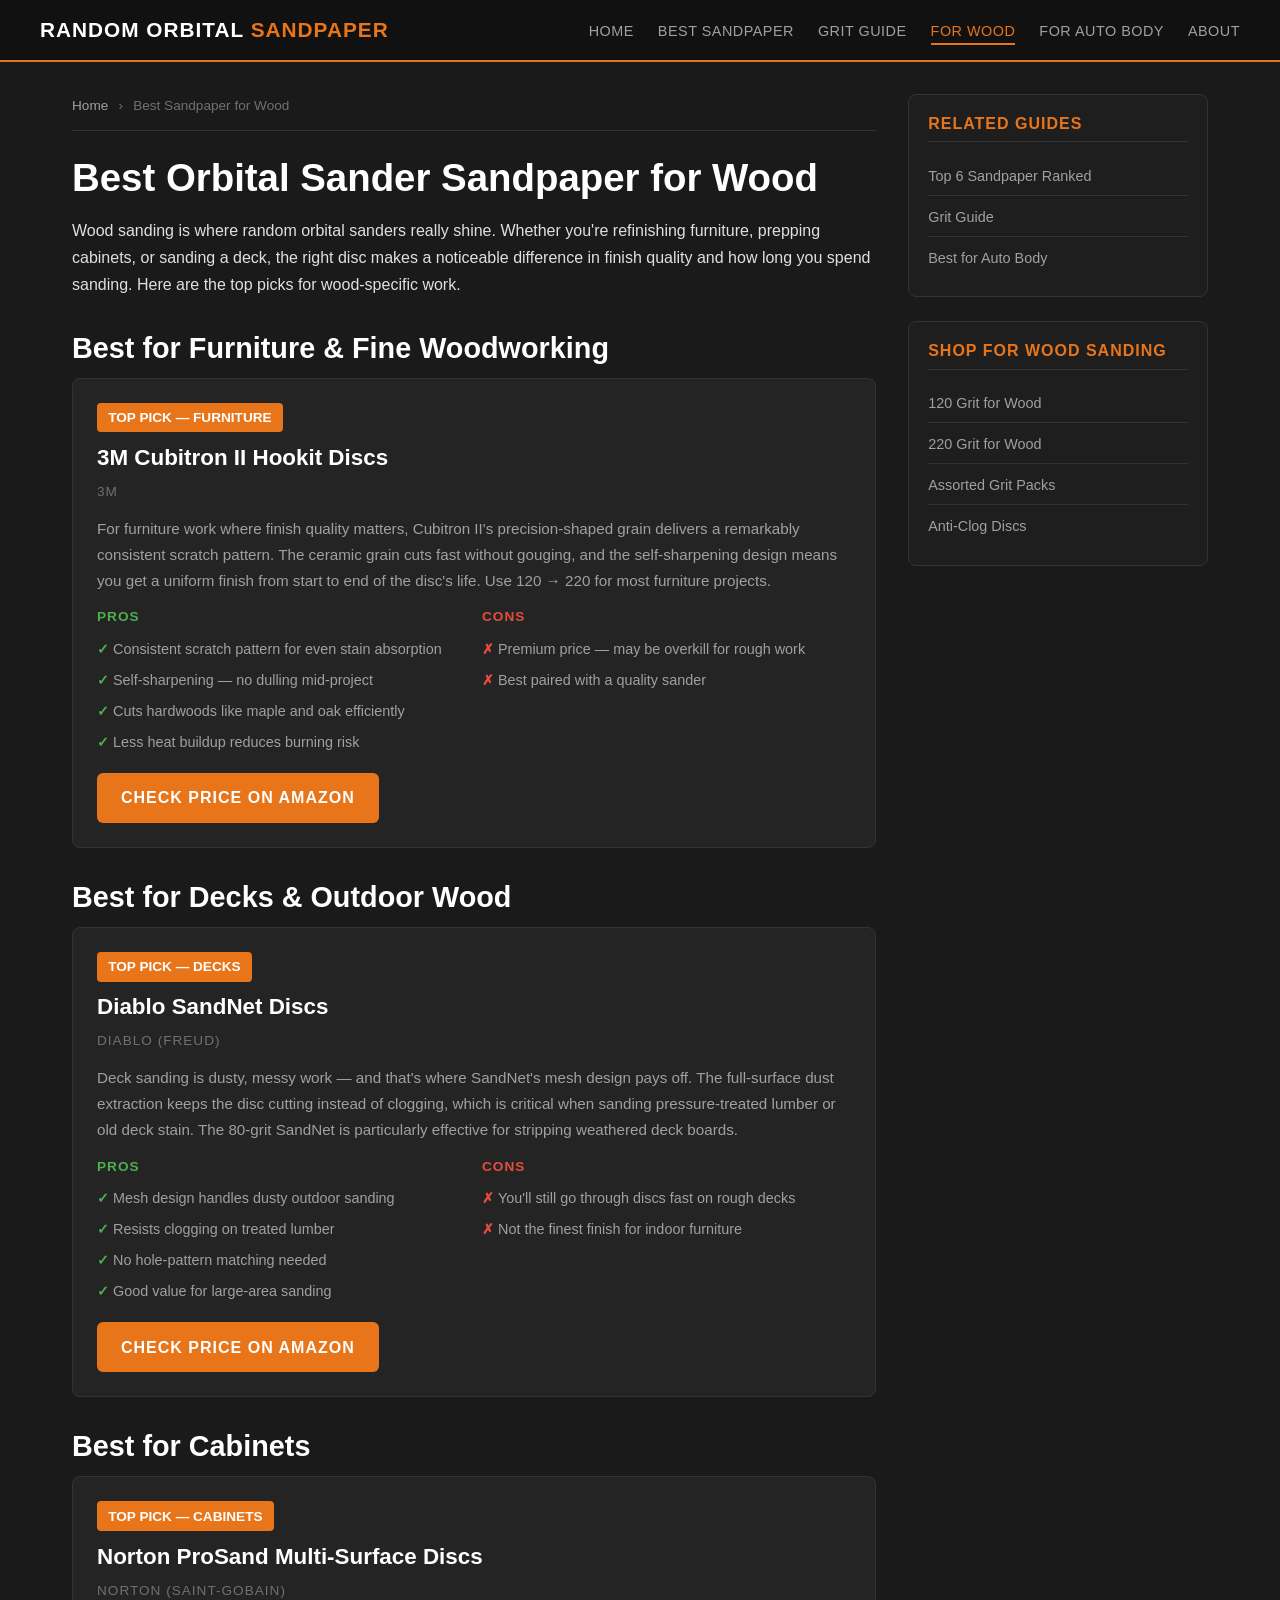
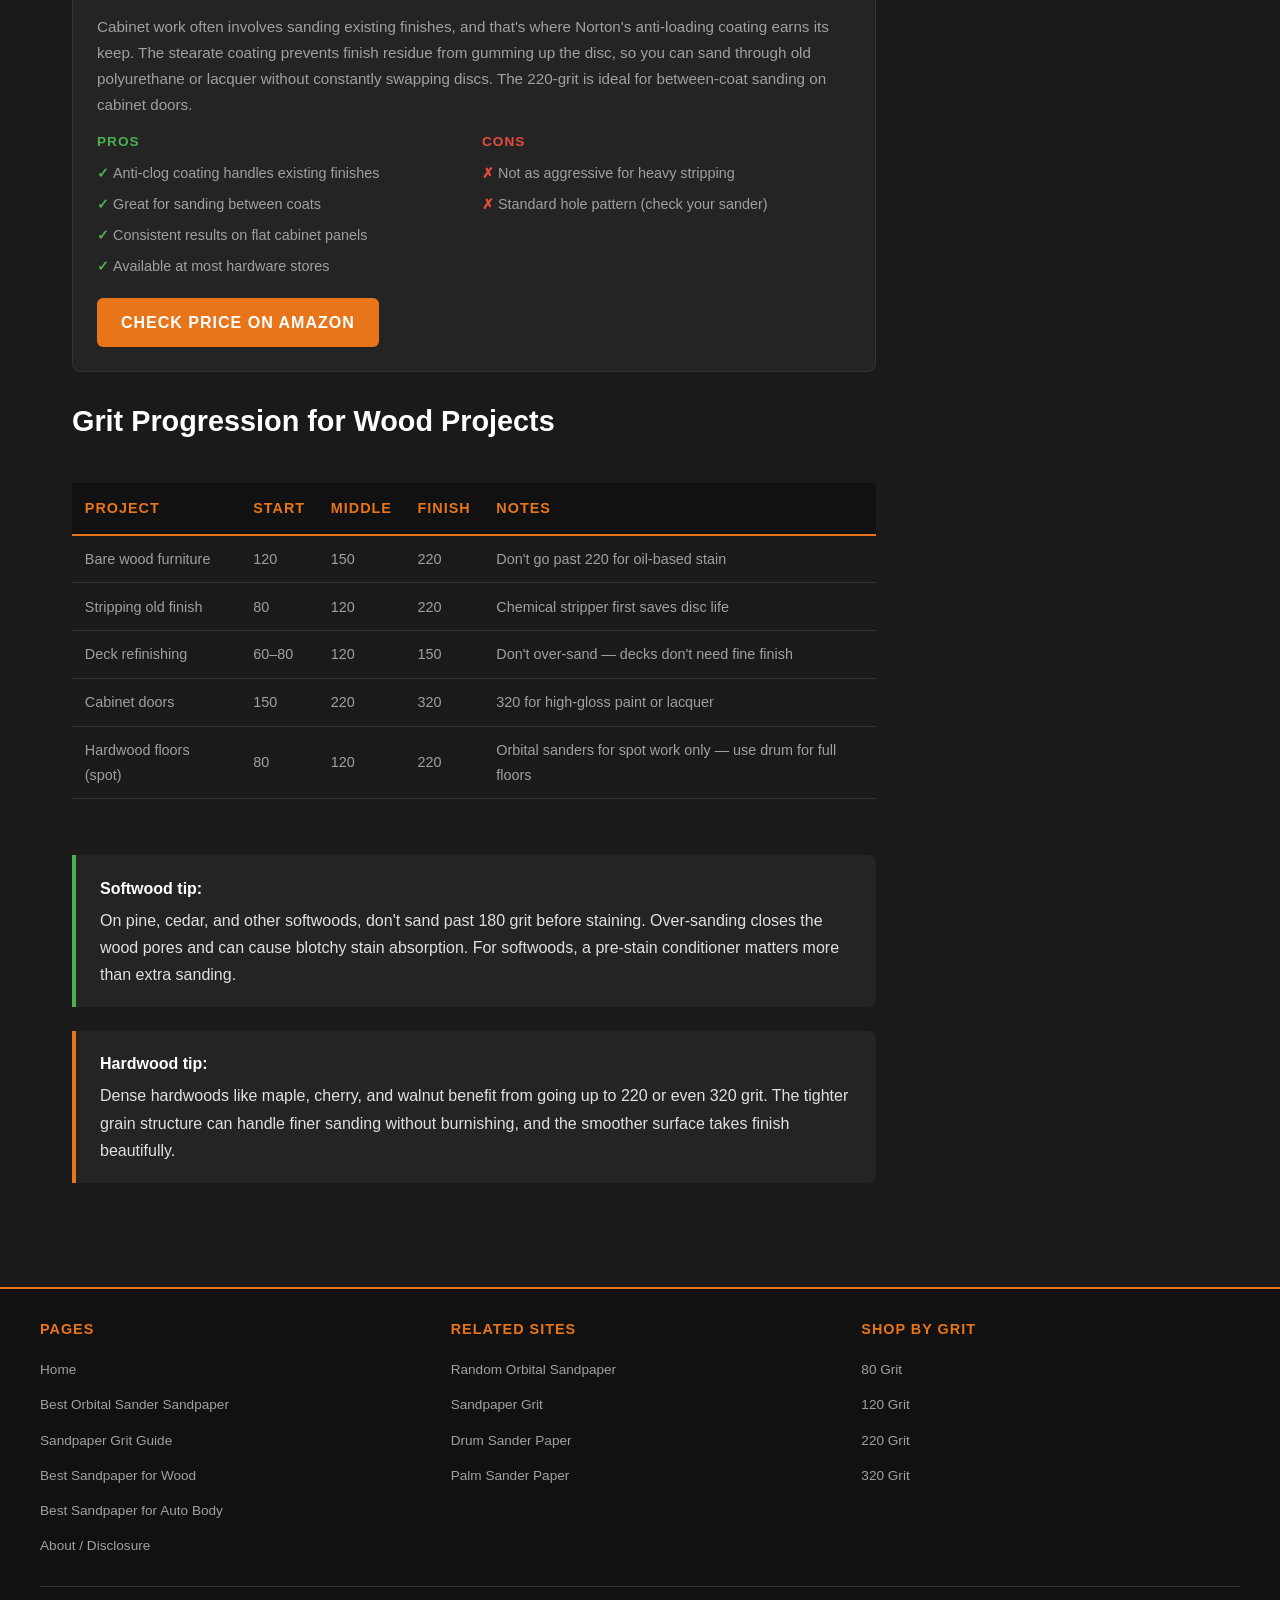
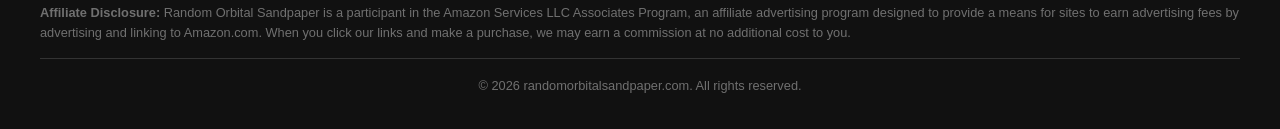
<file: best-sandpaper-for-wood.html>
<!DOCTYPE html>
<html lang="en">
<head>
  <meta charset="UTF-8">
  <meta name="viewport" content="width=device-width, initial-scale=1.0">
  <title>Best Sandpaper for Wood — Orbital Sander Picks for Furniture, Decks &amp; Cabinets</title>
  <meta name="description" content="Best orbital sander sandpaper for wood projects. Top picks for furniture, decks, cabinets, and hardwood floors. Grit recommendations and brand comparisons.">
  <meta property="og:title" content="Best Sandpaper for Wood — Orbital Sander Picks">
  <meta property="og:description" content="Best orbital sander sandpaper for wood projects. Top picks for furniture, decks, cabinets, and hardwood floors.">
  <meta property="og:type" content="article">
  <meta property="og:url" content="https://randomorbitalsandpaper.com/best-sandpaper-for-wood.html">
  <link rel="canonical" href="https://randomorbitalsandpaper.com/best-sandpaper-for-wood.html">
  <link rel="stylesheet" href="css/style.css">
</head>
<body>

<nav class="site-nav" aria-label="Main navigation">
  <div class="nav-inner">
    <a href="index.html" class="nav-logo">Random Orbital <span>Sandpaper</span></a>
    <button class="hamburger" aria-label="Toggle menu" onclick="document.querySelector('.nav-links').classList.toggle('open')">
      <span></span><span></span><span></span>
    </button>
    <ul class="nav-links">
      <li><a href="index.html">Home</a></li>
      <li><a href="best-orbital-sander-sandpaper.html">Best Sandpaper</a></li>
      <li><a href="sandpaper-grit-guide.html">Grit Guide</a></li>
      <li><a href="best-sandpaper-for-wood.html" class="active">For Wood</a></li>
      <li><a href="best-sandpaper-for-auto-body.html">For Auto Body</a></li>
      <li><a href="about.html">About</a></li>
    </ul>
  </div>
</nav>

<div class="page-wrapper">
  <main class="main-content">

    <div class="breadcrumbs">
      <a href="index.html">Home</a> <span class="sep">›</span> Best Sandpaper for Wood
    </div>

    <h1>Best Orbital Sander Sandpaper for Wood</h1>
    <p>Wood sanding is where random orbital sanders really shine. Whether you're refinishing furniture, prepping cabinets, or sanding a deck, the right disc makes a noticeable difference in finish quality and how long you spend sanding. Here are the top picks for wood-specific work.</p>

    <h2>Best for Furniture &amp; Fine Woodworking</h2>
    <div class="product-card">
      <span class="rank">Top Pick — Furniture</span>
      <h3>3M Cubitron II Hookit Discs</h3>
      <div class="brand">3M</div>
      <p class="description">For furniture work where finish quality matters, Cubitron II's precision-shaped grain delivers a remarkably consistent scratch pattern. The ceramic grain cuts fast without gouging, and the self-sharpening design means you get a uniform finish from start to end of the disc's life. Use 120 → 220 for most furniture projects.</p>
      <div class="pros-cons">
        <div class="pros">
          <h4>Pros</h4>
          <ul>
            <li>Consistent scratch pattern for even stain absorption</li>
            <li>Self-sharpening — no dulling mid-project</li>
            <li>Cuts hardwoods like maple and oak efficiently</li>
            <li>Less heat buildup reduces burning risk</li>
          </ul>
        </div>
        <div class="cons">
          <h4>Cons</h4>
          <ul>
            <li>Premium price — may be overkill for rough work</li>
            <li>Best paired with a quality sander</li>
          </ul>
        </div>
      </div>
      <a href="https://www.amazon.com/s?k=3M+Cubitron+II+5+inch+sanding+disc+wood&tag=brazenprodu01-20" target="_blank" rel="nofollow sponsored noopener" class="cta-btn">Check Price on Amazon</a>
    </div>

    <h2>Best for Decks &amp; Outdoor Wood</h2>
    <div class="product-card">
      <span class="rank">Top Pick — Decks</span>
      <h3>Diablo SandNet Discs</h3>
      <div class="brand">Diablo (Freud)</div>
      <p class="description">Deck sanding is dusty, messy work — and that's where SandNet's mesh design pays off. The full-surface dust extraction keeps the disc cutting instead of clogging, which is critical when sanding pressure-treated lumber or old deck stain. The 80-grit SandNet is particularly effective for stripping weathered deck boards.</p>
      <div class="pros-cons">
        <div class="pros">
          <h4>Pros</h4>
          <ul>
            <li>Mesh design handles dusty outdoor sanding</li>
            <li>Resists clogging on treated lumber</li>
            <li>No hole-pattern matching needed</li>
            <li>Good value for large-area sanding</li>
          </ul>
        </div>
        <div class="cons">
          <h4>Cons</h4>
          <ul>
            <li>You'll still go through discs fast on rough decks</li>
            <li>Not the finest finish for indoor furniture</li>
          </ul>
        </div>
      </div>
      <a href="https://www.amazon.com/s?k=Diablo+SandNet+5+inch+80+grit+sanding+disc&tag=brazenprodu01-20" target="_blank" rel="nofollow sponsored noopener" class="cta-btn">Check Price on Amazon</a>
    </div>

    <h2>Best for Cabinets</h2>
    <div class="product-card">
      <span class="rank">Top Pick — Cabinets</span>
      <h3>Norton ProSand Multi-Surface Discs</h3>
      <div class="brand">Norton (Saint-Gobain)</div>
      <p class="description">Cabinet work often involves sanding existing finishes, and that's where Norton's anti-loading coating earns its keep. The stearate coating prevents finish residue from gumming up the disc, so you can sand through old polyurethane or lacquer without constantly swapping discs. The 220-grit is ideal for between-coat sanding on cabinet doors.</p>
      <div class="pros-cons">
        <div class="pros">
          <h4>Pros</h4>
          <ul>
            <li>Anti-clog coating handles existing finishes</li>
            <li>Great for sanding between coats</li>
            <li>Consistent results on flat cabinet panels</li>
            <li>Available at most hardware stores</li>
          </ul>
        </div>
        <div class="cons">
          <h4>Cons</h4>
          <ul>
            <li>Not as aggressive for heavy stripping</li>
            <li>Standard hole pattern (check your sander)</li>
          </ul>
        </div>
      </div>
      <a href="https://www.amazon.com/s?k=Norton+ProSand+5+inch+220+grit+sanding+disc&tag=brazenprodu01-20" target="_blank" rel="nofollow sponsored noopener" class="cta-btn">Check Price on Amazon</a>
    </div>

    <h2>Grit Progression for Wood Projects</h2>
    <div class="table-wrap">
      <table class="comparison-table">
        <thead>
          <tr>
            <th>Project</th>
            <th>Start</th>
            <th>Middle</th>
            <th>Finish</th>
            <th>Notes</th>
          </tr>
        </thead>
        <tbody>
          <tr>
            <td>Bare wood furniture</td>
            <td>120</td>
            <td>150</td>
            <td>220</td>
            <td>Don't go past 220 for oil-based stain</td>
          </tr>
          <tr>
            <td>Stripping old finish</td>
            <td>80</td>
            <td>120</td>
            <td>220</td>
            <td>Chemical stripper first saves disc life</td>
          </tr>
          <tr>
            <td>Deck refinishing</td>
            <td>60–80</td>
            <td>120</td>
            <td>150</td>
            <td>Don't over-sand — decks don't need fine finish</td>
          </tr>
          <tr>
            <td>Cabinet doors</td>
            <td>150</td>
            <td>220</td>
            <td>320</td>
            <td>320 for high-gloss paint or lacquer</td>
          </tr>
          <tr>
            <td>Hardwood floors (spot)</td>
            <td>80</td>
            <td>120</td>
            <td>220</td>
            <td>Orbital sanders for spot work only — use drum for full floors</td>
          </tr>
        </tbody>
      </table>
    </div>

    <div class="info-box tip">
      <strong>Softwood tip:</strong> On pine, cedar, and other softwoods, don't sand past 180 grit before staining. Over-sanding closes the wood pores and can cause blotchy stain absorption. For softwoods, a pre-stain conditioner matters more than extra sanding.
    </div>

    <div class="info-box">
      <strong>Hardwood tip:</strong> Dense hardwoods like maple, cherry, and walnut benefit from going up to 220 or even 320 grit. The tighter grain structure can handle finer sanding without burnishing, and the smoother surface takes finish beautifully.
    </div>

  </main>

  <aside class="sidebar">
    <div class="sidebar-box">
      <h3>Related Guides</h3>
      <ul>
        <li><a href="best-orbital-sander-sandpaper.html">Top 6 Sandpaper Ranked</a></li>
        <li><a href="sandpaper-grit-guide.html">Grit Guide</a></li>
        <li><a href="best-sandpaper-for-auto-body.html">Best for Auto Body</a></li>
      </ul>
    </div>
    <div class="sidebar-box">
      <h3>Shop for Wood Sanding</h3>
      <ul>
        <li><a href="https://www.amazon.com/s?k=5+inch+120+grit+sanding+disc+wood&tag=brazenprodu01-20" target="_blank" rel="nofollow sponsored noopener">120 Grit for Wood</a></li>
        <li><a href="https://www.amazon.com/s?k=5+inch+220+grit+sanding+disc+wood&tag=brazenprodu01-20" target="_blank" rel="nofollow sponsored noopener">220 Grit for Wood</a></li>
        <li><a href="https://www.amazon.com/s?k=5+inch+assorted+grit+sanding+disc+wood&tag=brazenprodu01-20" target="_blank" rel="nofollow sponsored noopener">Assorted Grit Packs</a></li>
        <li><a href="https://www.amazon.com/s?k=anti+clog+sanding+disc+5+inch&tag=brazenprodu01-20" target="_blank" rel="nofollow sponsored noopener">Anti-Clog Discs</a></li>
      </ul>
    </div>
  </aside>
</div>

<footer class="site-footer">
  <div class="footer-inner">
    <div class="footer-col">
      <h4>Pages</h4>
      <ul>
        <li><a href="index.html">Home</a></li>
        <li><a href="best-orbital-sander-sandpaper.html">Best Orbital Sander Sandpaper</a></li>
        <li><a href="sandpaper-grit-guide.html">Sandpaper Grit Guide</a></li>
        <li><a href="best-sandpaper-for-wood.html">Best Sandpaper for Wood</a></li>
        <li><a href="best-sandpaper-for-auto-body.html">Best Sandpaper for Auto Body</a></li>
        <li><a href="about.html">About / Disclosure</a></li>
      </ul>
    </div>
    <div class="footer-col">
      <h4>Related Sites</h4>
      <ul>
        <li><a href="https://randomorbitalsandpaper.com" target="_blank" rel="noopener">Random Orbital Sandpaper</a></li>
        <li><a href="https://sandpapergrit.com" target="_blank" rel="noopener">Sandpaper Grit</a></li>
        <li><a href="https://drumsanderpaper.com" target="_blank" rel="noopener">Drum Sander Paper</a></li>
        <li><a href="https://palmsanderpaper.com" target="_blank" rel="noopener">Palm Sander Paper</a></li>
      </ul>
    </div>
    <div class="footer-col">
      <h4>Shop by Grit</h4>
      <ul>
        <li><a href="https://www.amazon.com/s?k=5+inch+80+grit+sanding+disc&tag=brazenprodu01-20" target="_blank" rel="nofollow sponsored noopener">80 Grit</a></li>
        <li><a href="https://www.amazon.com/s?k=5+inch+120+grit+sanding+disc&tag=brazenprodu01-20" target="_blank" rel="nofollow sponsored noopener">120 Grit</a></li>
        <li><a href="https://www.amazon.com/s?k=5+inch+220+grit+sanding+disc&tag=brazenprodu01-20" target="_blank" rel="nofollow sponsored noopener">220 Grit</a></li>
        <li><a href="https://www.amazon.com/s?k=5+inch+320+grit+sanding+disc&tag=brazenprodu01-20" target="_blank" rel="nofollow sponsored noopener">320 Grit</a></li>
      </ul>
    </div>
  </div>
  <div class="footer-disclosure">
    <strong>Affiliate Disclosure:</strong> Random Orbital Sandpaper is a participant in the Amazon Services LLC Associates Program, an affiliate advertising program designed to provide a means for sites to earn advertising fees by advertising and linking to Amazon.com. When you click our links and make a purchase, we may earn a commission at no additional cost to you.
  </div>
  <div class="footer-bottom">
    &copy; 2026 randomorbitalsandpaper.com. All rights reserved.
  </div>
</footer>

</body>
</html>
</file>
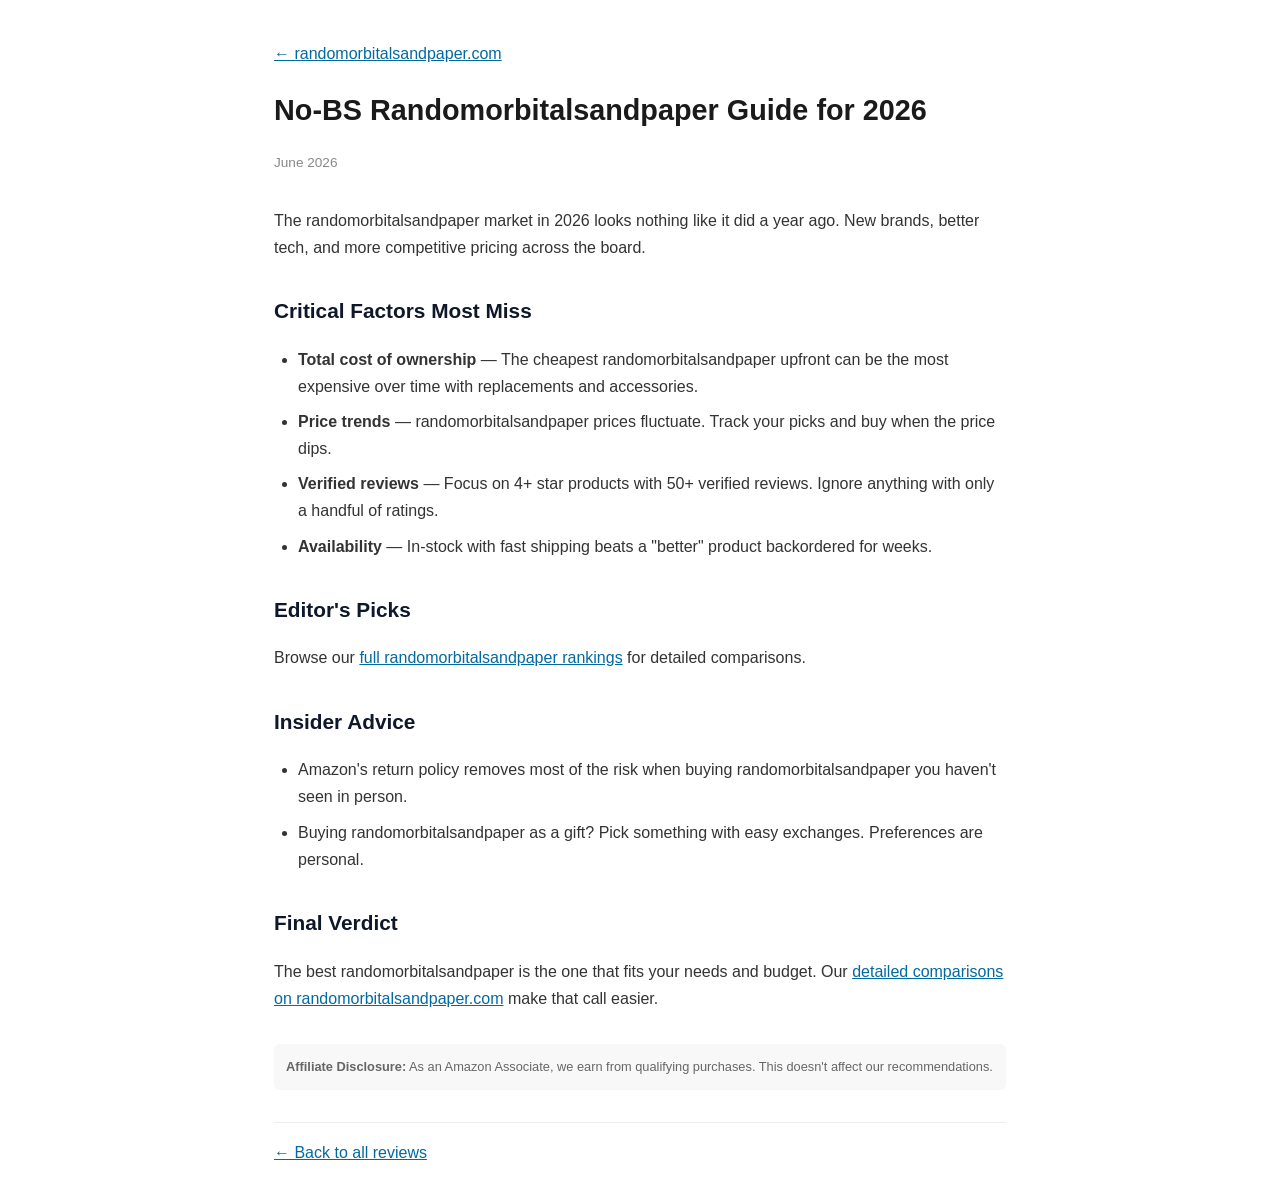
<file: no-bs-randomorbitalsandpaper-guide-2026.html>
<!DOCTYPE html>
<html lang="en">
<head>
<meta charset="UTF-8"><meta name="viewport" content="width=device-width,initial-scale=1.0">
<title>No-BS Randomorbitalsandpaper Guide for 2026 | randomorbitalsandpaper.com</title>
<meta name="description" content="Honest randomorbitalsandpaper guide for 2026. Real comparisons, no fluff. Updated June 2026.">
<link rel="canonical" href="https://randomorbitalsandpaper.com/no-bs-randomorbitalsandpaper-guide-2026.html">
<script type="application/ld+json">{"@context":"https://schema.org","@type":"Article","headline":"No-BS Randomorbitalsandpaper Guide for 2026","datePublished":"2026-06-29","dateModified":"2026-06-29","publisher":{"@type":"Organization","name":"randomorbitalsandpaper.com"}}</script>
<style>body{max-width:732px;margin:0 auto;padding:24px;font-family:'Segoe UI',Roboto,'Helvetica Neue',sans-serif;line-height:1.7;color:#333}h1{font-size:1.8rem;color:#1a1a1a;margin-bottom:.5rem}h2{font-size:1.3rem;color:#0f172a;margin-top:2rem}a{color:#0369a1}.date{color:#888;font-size:.85rem;margin-bottom:2rem}.back{margin-top:2rem;padding-top:1rem;border-top:1px solid #eee}p{margin:1rem 0}ul,ol{margin:1rem 0;padding-left:1.5rem}li{margin:.5rem 0}.disc{background:#f8f8f8;padding:12px;border-radius:6px;font-size:.8rem;color:#666;margin-top:2rem}</style>
</head>
<body>
<p><a href="/">← randomorbitalsandpaper.com</a></p>
<h1>No-BS Randomorbitalsandpaper Guide for 2026</h1>
<p class="date">June 2026</p>
<p>The randomorbitalsandpaper market in 2026 looks nothing like it did a year ago. New brands, better tech, and more competitive pricing across the board.</p>
<h2>Critical Factors Most Miss</h2>
<ul>
  <li><strong>Total cost of ownership</strong> — The cheapest randomorbitalsandpaper upfront can be the most expensive over time with replacements and accessories.</li>
  <li><strong>Price trends</strong> — randomorbitalsandpaper prices fluctuate. Track your picks and buy when the price dips.</li>
  <li><strong>Verified reviews</strong> — Focus on 4+ star products with 50+ verified reviews. Ignore anything with only a handful of ratings.</li>
  <li><strong>Availability</strong> — In-stock with fast shipping beats a "better" product backordered for weeks.</li>
</ul>
<h2>Editor's Picks</h2>
<p>Browse our <a href="/">full randomorbitalsandpaper rankings</a> for detailed comparisons.</p>
<h2>Insider Advice</h2>
<ul>
  <li>Amazon's return policy removes most of the risk when buying randomorbitalsandpaper you haven't seen in person.</li>
  <li>Buying randomorbitalsandpaper as a gift? Pick something with easy exchanges. Preferences are personal.</li>
</ul>
<h2>Final Verdict</h2>
<p>The best randomorbitalsandpaper is the one that fits your needs and budget. Our <a href="/">detailed comparisons on randomorbitalsandpaper.com</a> make that call easier.</p>

<div class="disc"><strong>Affiliate Disclosure:</strong> As an Amazon Associate, we earn from qualifying purchases. This doesn't affect our recommendations.</div>
<div class="back"><a href="/">← Back to all reviews</a></div>
</body></html>
</file>
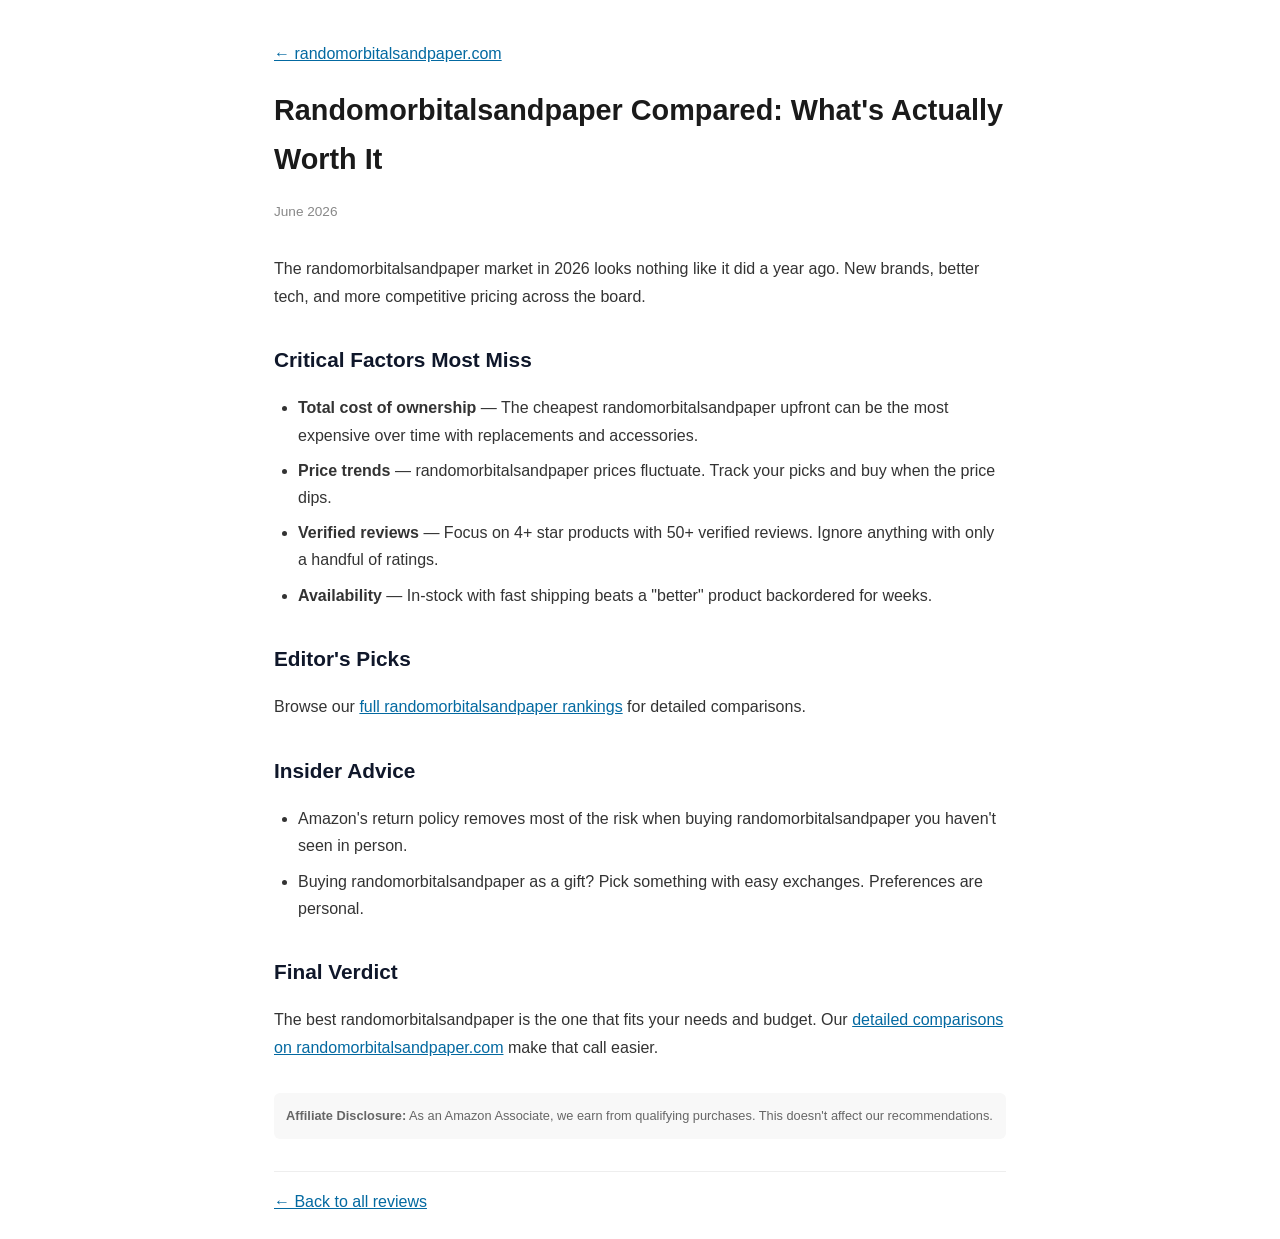
<file: randomorbitalsandpaper-compared-2026.html>
<!DOCTYPE html>
<html lang="en">
<head>
<meta charset="UTF-8"><meta name="viewport" content="width=device-width,initial-scale=1.0">
<title>Randomorbitalsandpaper Compared: What's Actually Worth It | randomorbitalsandpaper.com</title>
<meta name="description" content="Honest randomorbitalsandpaper guide for 2026. Real comparisons, no fluff. Updated June 2026.">
<link rel="canonical" href="https://randomorbitalsandpaper.com/randomorbitalsandpaper-compared-2026.html">
<script type="application/ld+json">{"@context":"https://schema.org","@type":"Article","headline":"Randomorbitalsandpaper Compared: What's Actually Worth It","datePublished":"2026-06-29","dateModified":"2026-06-29","publisher":{"@type":"Organization","name":"randomorbitalsandpaper.com"}}</script>
<style>body{max-width:732px;margin:0 auto;padding:24px;font-family:'Segoe UI',Roboto,'Helvetica Neue',sans-serif;line-height:1.7;color:#333}h1{font-size:1.8rem;color:#1a1a1a;margin-bottom:.5rem}h2{font-size:1.3rem;color:#0f172a;margin-top:2rem}a{color:#0369a1}.date{color:#888;font-size:.85rem;margin-bottom:2rem}.back{margin-top:2rem;padding-top:1rem;border-top:1px solid #eee}p{margin:1rem 0}ul,ol{margin:1rem 0;padding-left:1.5rem}li{margin:.5rem 0}.disc{background:#f8f8f8;padding:12px;border-radius:6px;font-size:.8rem;color:#666;margin-top:2rem}</style>
</head>
<body>
<p><a href="/">← randomorbitalsandpaper.com</a></p>
<h1>Randomorbitalsandpaper Compared: What's Actually Worth It</h1>
<p class="date">June 2026</p>
<p>The randomorbitalsandpaper market in 2026 looks nothing like it did a year ago. New brands, better tech, and more competitive pricing across the board.</p>
<h2>Critical Factors Most Miss</h2>
<ul>
  <li><strong>Total cost of ownership</strong> — The cheapest randomorbitalsandpaper upfront can be the most expensive over time with replacements and accessories.</li>
  <li><strong>Price trends</strong> — randomorbitalsandpaper prices fluctuate. Track your picks and buy when the price dips.</li>
  <li><strong>Verified reviews</strong> — Focus on 4+ star products with 50+ verified reviews. Ignore anything with only a handful of ratings.</li>
  <li><strong>Availability</strong> — In-stock with fast shipping beats a "better" product backordered for weeks.</li>
</ul>
<h2>Editor's Picks</h2>
<p>Browse our <a href="/">full randomorbitalsandpaper rankings</a> for detailed comparisons.</p>
<h2>Insider Advice</h2>
<ul>
  <li>Amazon's return policy removes most of the risk when buying randomorbitalsandpaper you haven't seen in person.</li>
  <li>Buying randomorbitalsandpaper as a gift? Pick something with easy exchanges. Preferences are personal.</li>
</ul>
<h2>Final Verdict</h2>
<p>The best randomorbitalsandpaper is the one that fits your needs and budget. Our <a href="/">detailed comparisons on randomorbitalsandpaper.com</a> make that call easier.</p>

<div class="disc"><strong>Affiliate Disclosure:</strong> As an Amazon Associate, we earn from qualifying purchases. This doesn't affect our recommendations.</div>
<div class="back"><a href="/">← Back to all reviews</a></div>
</body></html>
</file>
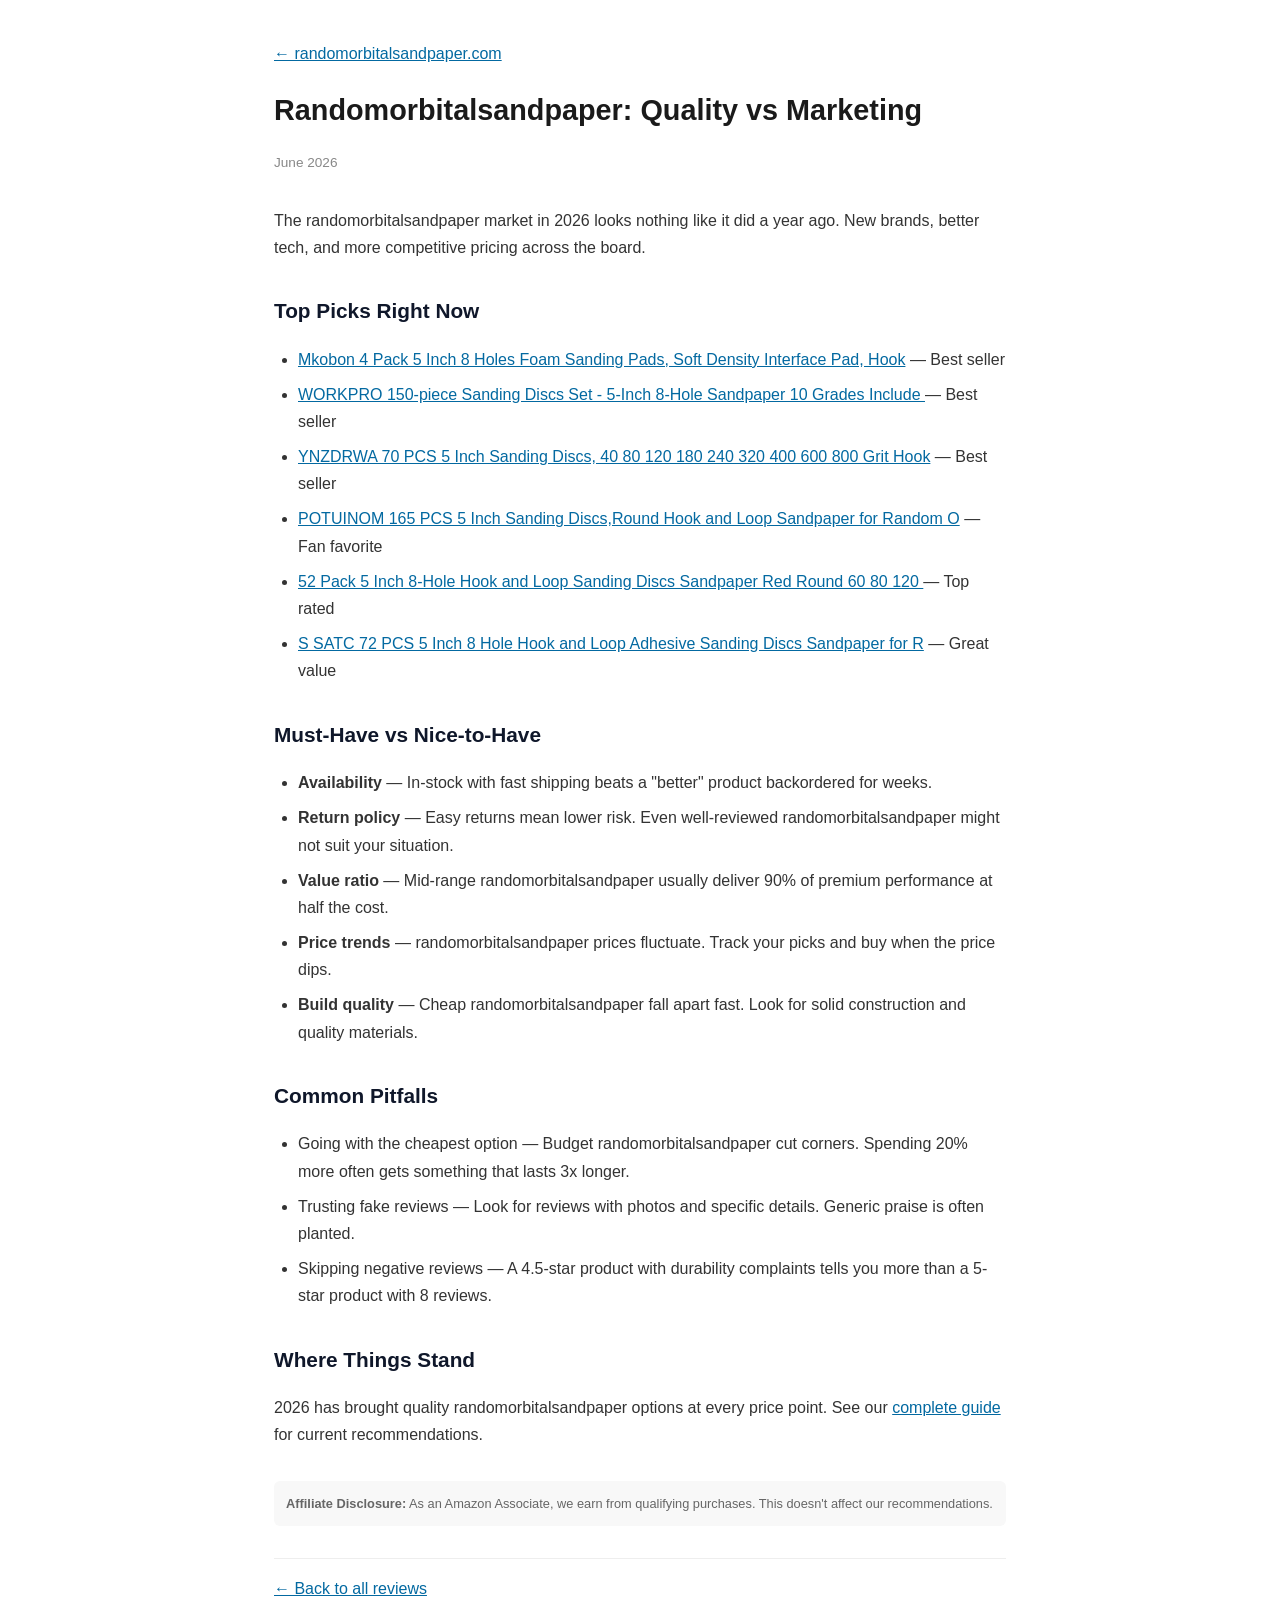
<file: randomorbitalsandpaper-quality-vs-marketing.html>
<!DOCTYPE html>
<html lang="en">
<head>
<meta charset="UTF-8"><meta name="viewport" content="width=device-width,initial-scale=1.0">
<title>Randomorbitalsandpaper: Quality vs Marketing | randomorbitalsandpaper.com</title>
<meta name="description" content="2026 randomorbitalsandpaper buyer's guide. What's worth it and where to get the best value.">
<link rel="canonical" href="https://randomorbitalsandpaper.com/randomorbitalsandpaper-quality-vs-marketing.html">
<script type="application/ld+json">{"@context":"https://schema.org","@type":"Article","headline":"Randomorbitalsandpaper: Quality vs Marketing","datePublished":"2026-06-30","dateModified":"2026-06-30","publisher":{"@type":"Organization","name":"randomorbitalsandpaper.com"}}</script>
<style>body{max-width:732px;margin:0 auto;padding:24px;font-family:'Segoe UI',Roboto,'Helvetica Neue',sans-serif;line-height:1.7;color:#333}h1{font-size:1.8rem;color:#1a1a1a;margin-bottom:.5rem}h2{font-size:1.3rem;color:#0f172a;margin-top:2rem}a{color:#0369a1}.date{color:#888;font-size:.85rem;margin-bottom:2rem}.back{margin-top:2rem;padding-top:1rem;border-top:1px solid #eee}p{margin:1rem 0}ul,ol{margin:1rem 0;padding-left:1.5rem}li{margin:.5rem 0}.disc{background:#f8f8f8;padding:12px;border-radius:6px;font-size:.8rem;color:#666;margin-top:2rem}</style>
</head>
<body>
<p><a href="/">← randomorbitalsandpaper.com</a></p>
<h1>Randomorbitalsandpaper: Quality vs Marketing</h1>
<p class="date">June 2026</p>
<p>The randomorbitalsandpaper market in 2026 looks nothing like it did a year ago. New brands, better tech, and more competitive pricing across the board.</p>
<h2>Top Picks Right Now</h2>
<ul>
  <li><a href="https://www.amazon.com/dp/B0FBGQ6HVW/?tag=brazenprodu01-20">Mkobon 4 Pack 5 Inch 8 Holes Foam Sanding Pads, Soft Density Interface Pad, Hook</a> — Best seller</li>
  <li><a href="https://www.amazon.com/dp/B07HHY6MKY/?tag=brazenprodu01-20">WORKPRO 150-piece Sanding Discs Set - 5-Inch 8-Hole Sandpaper 10 Grades Include </a> — Best seller</li>
  <li><a href="https://www.amazon.com/dp/B0D85P7J1R/?tag=brazenprodu01-20">YNZDRWA 70 PCS 5 Inch Sanding Discs, 40 80 120 180 240 320 400 600 800 Grit Hook</a> — Best seller</li>
  <li><a href="https://www.amazon.com/dp/B0CYPXWNR9/?tag=brazenprodu01-20">POTUINOM 165 PCS 5 Inch Sanding Discs,Round Hook and Loop Sandpaper for Random O</a> — Fan favorite</li>
  <li><a href="https://www.amazon.com/dp/B0DPMMNVKQ/?tag=brazenprodu01-20">52 Pack 5 Inch 8-Hole Hook and Loop Sanding Discs Sandpaper Red Round 60 80 120 </a> — Top rated</li>
  <li><a href="https://www.amazon.com/dp/B07KNLBM7B/?tag=brazenprodu01-20">S SATC 72 PCS 5 Inch 8 Hole Hook and Loop Adhesive Sanding Discs Sandpaper for R</a> — Great value</li>
</ul>
<h2>Must-Have vs Nice-to-Have</h2>
<ul>
  <li><strong>Availability</strong> — In-stock with fast shipping beats a "better" product backordered for weeks.</li>
  <li><strong>Return policy</strong> — Easy returns mean lower risk. Even well-reviewed randomorbitalsandpaper might not suit your situation.</li>
  <li><strong>Value ratio</strong> — Mid-range randomorbitalsandpaper usually deliver 90% of premium performance at half the cost.</li>
  <li><strong>Price trends</strong> — randomorbitalsandpaper prices fluctuate. Track your picks and buy when the price dips.</li>
  <li><strong>Build quality</strong> — Cheap randomorbitalsandpaper fall apart fast. Look for solid construction and quality materials.</li>
</ul>
<h2>Common Pitfalls</h2>
<ul>
  <li>Going with the cheapest option — Budget randomorbitalsandpaper cut corners. Spending 20% more often gets something that lasts 3x longer.</li>
  <li>Trusting fake reviews — Look for reviews with photos and specific details. Generic praise is often planted.</li>
  <li>Skipping negative reviews — A 4.5-star product with durability complaints tells you more than a 5-star product with 8 reviews.</li>
</ul>
<h2>Where Things Stand</h2>
<p>2026 has brought quality randomorbitalsandpaper options at every price point. See our <a href="/">complete guide</a> for current recommendations.</p>

<div class="disc"><strong>Affiliate Disclosure:</strong> As an Amazon Associate, we earn from qualifying purchases. This doesn't affect our recommendations.</div>
<div class="back"><a href="/">← Back to all reviews</a></div>
</body></html>
</file>
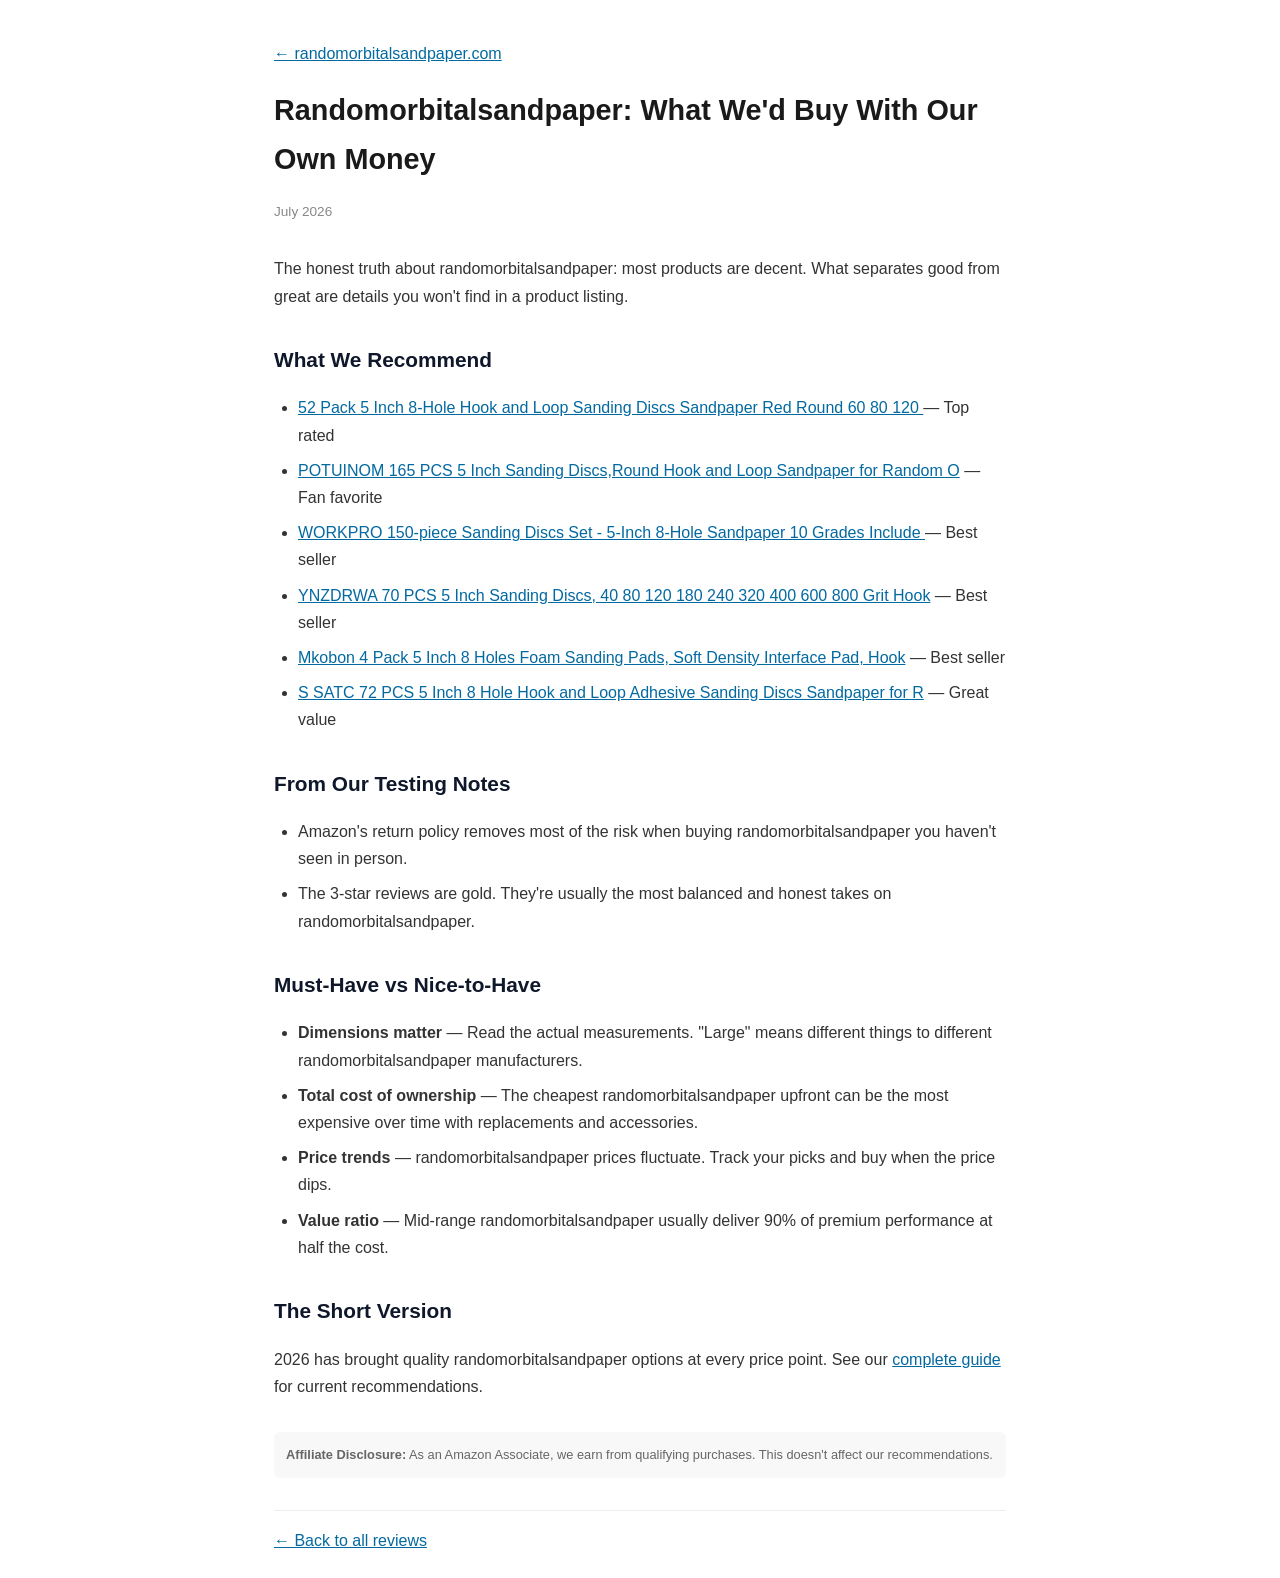
<file: randomorbitalsandpaper-what-wed-buy-2026.html>
<!DOCTYPE html>
<html lang="en">
<head>
<meta charset="UTF-8"><meta name="viewport" content="width=device-width,initial-scale=1.0">
<title>Randomorbitalsandpaper: What We'd Buy With Our Own Money | randomorbitalsandpaper.com</title>
<meta name="description" content="randomorbitalsandpaper shopping in 2026 simplified. Our guide has you covered.">
<link rel="canonical" href="https://randomorbitalsandpaper.com/randomorbitalsandpaper-what-wed-buy-2026.html">
<script type="application/ld+json">{"@context":"https://schema.org","@type":"Article","headline":"Randomorbitalsandpaper: What We'd Buy With Our Own Money","datePublished":"2026-07-01","dateModified":"2026-07-01","publisher":{"@type":"Organization","name":"randomorbitalsandpaper.com"}}</script>
<style>body{max-width:732px;margin:0 auto;padding:24px;font-family:'Segoe UI',Roboto,'Helvetica Neue',sans-serif;line-height:1.7;color:#333}h1{font-size:1.8rem;color:#1a1a1a;margin-bottom:.5rem}h2{font-size:1.3rem;color:#0f172a;margin-top:2rem}a{color:#0369a1}.date{color:#888;font-size:.85rem;margin-bottom:2rem}.back{margin-top:2rem;padding-top:1rem;border-top:1px solid #eee}p{margin:1rem 0}ul,ol{margin:1rem 0;padding-left:1.5rem}li{margin:.5rem 0}.disc{background:#f8f8f8;padding:12px;border-radius:6px;font-size:.8rem;color:#666;margin-top:2rem}</style>
</head>
<body>
<p><a href="/">← randomorbitalsandpaper.com</a></p>
<h1>Randomorbitalsandpaper: What We'd Buy With Our Own Money</h1>
<p class="date">July 2026</p>
<p>The honest truth about randomorbitalsandpaper: most products are decent. What separates good from great are details you won't find in a product listing.</p>
<h2>What We Recommend</h2>
<ul>
  <li><a href="https://www.amazon.com/dp/B0DPMMNVKQ/?tag=brazenprodu01-20">52 Pack 5 Inch 8-Hole Hook and Loop Sanding Discs Sandpaper Red Round 60 80 120 </a> — Top rated</li>
  <li><a href="https://www.amazon.com/dp/B0CYPXWNR9/?tag=brazenprodu01-20">POTUINOM 165 PCS 5 Inch Sanding Discs,Round Hook and Loop Sandpaper for Random O</a> — Fan favorite</li>
  <li><a href="https://www.amazon.com/dp/B07HHY6MKY/?tag=brazenprodu01-20">WORKPRO 150-piece Sanding Discs Set - 5-Inch 8-Hole Sandpaper 10 Grades Include </a> — Best seller</li>
  <li><a href="https://www.amazon.com/dp/B0D85P7J1R/?tag=brazenprodu01-20">YNZDRWA 70 PCS 5 Inch Sanding Discs, 40 80 120 180 240 320 400 600 800 Grit Hook</a> — Best seller</li>
  <li><a href="https://www.amazon.com/dp/B0FBGQ6HVW/?tag=brazenprodu01-20">Mkobon 4 Pack 5 Inch 8 Holes Foam Sanding Pads, Soft Density Interface Pad, Hook</a> — Best seller</li>
  <li><a href="https://www.amazon.com/dp/B07KNLBM7B/?tag=brazenprodu01-20">S SATC 72 PCS 5 Inch 8 Hole Hook and Loop Adhesive Sanding Discs Sandpaper for R</a> — Great value</li>
</ul>
<h2>From Our Testing Notes</h2>
<ul>
  <li>Amazon's return policy removes most of the risk when buying randomorbitalsandpaper you haven't seen in person.</li>
  <li>The 3-star reviews are gold. They're usually the most balanced and honest takes on randomorbitalsandpaper.</li>
</ul>
<h2>Must-Have vs Nice-to-Have</h2>
<ul>
  <li><strong>Dimensions matter</strong> — Read the actual measurements. "Large" means different things to different randomorbitalsandpaper manufacturers.</li>
  <li><strong>Total cost of ownership</strong> — The cheapest randomorbitalsandpaper upfront can be the most expensive over time with replacements and accessories.</li>
  <li><strong>Price trends</strong> — randomorbitalsandpaper prices fluctuate. Track your picks and buy when the price dips.</li>
  <li><strong>Value ratio</strong> — Mid-range randomorbitalsandpaper usually deliver 90% of premium performance at half the cost.</li>
</ul>
<h2>The Short Version</h2>
<p>2026 has brought quality randomorbitalsandpaper options at every price point. See our <a href="/">complete guide</a> for current recommendations.</p>

<div class="disc"><strong>Affiliate Disclosure:</strong> As an Amazon Associate, we earn from qualifying purchases. This doesn't affect our recommendations.</div>
<div class="back"><a href="/">← Back to all reviews</a></div>
</body></html>
</file>
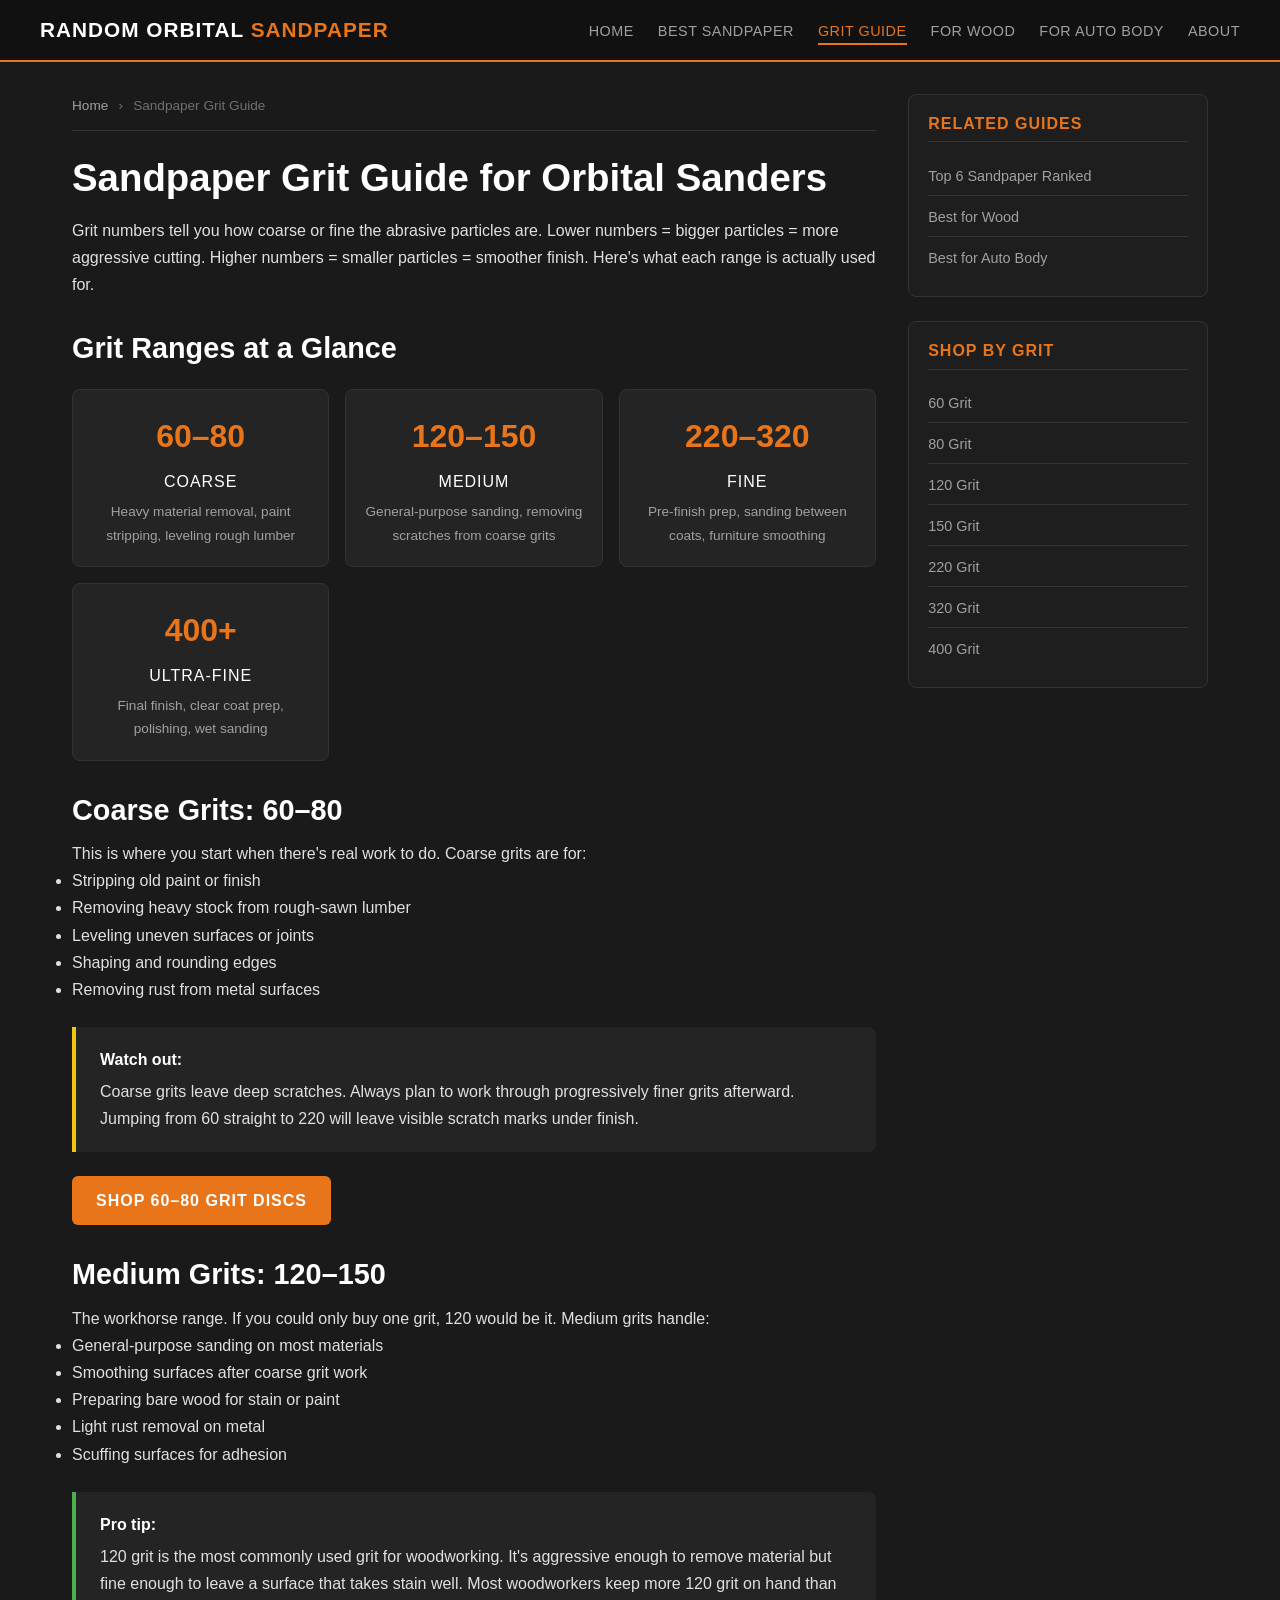
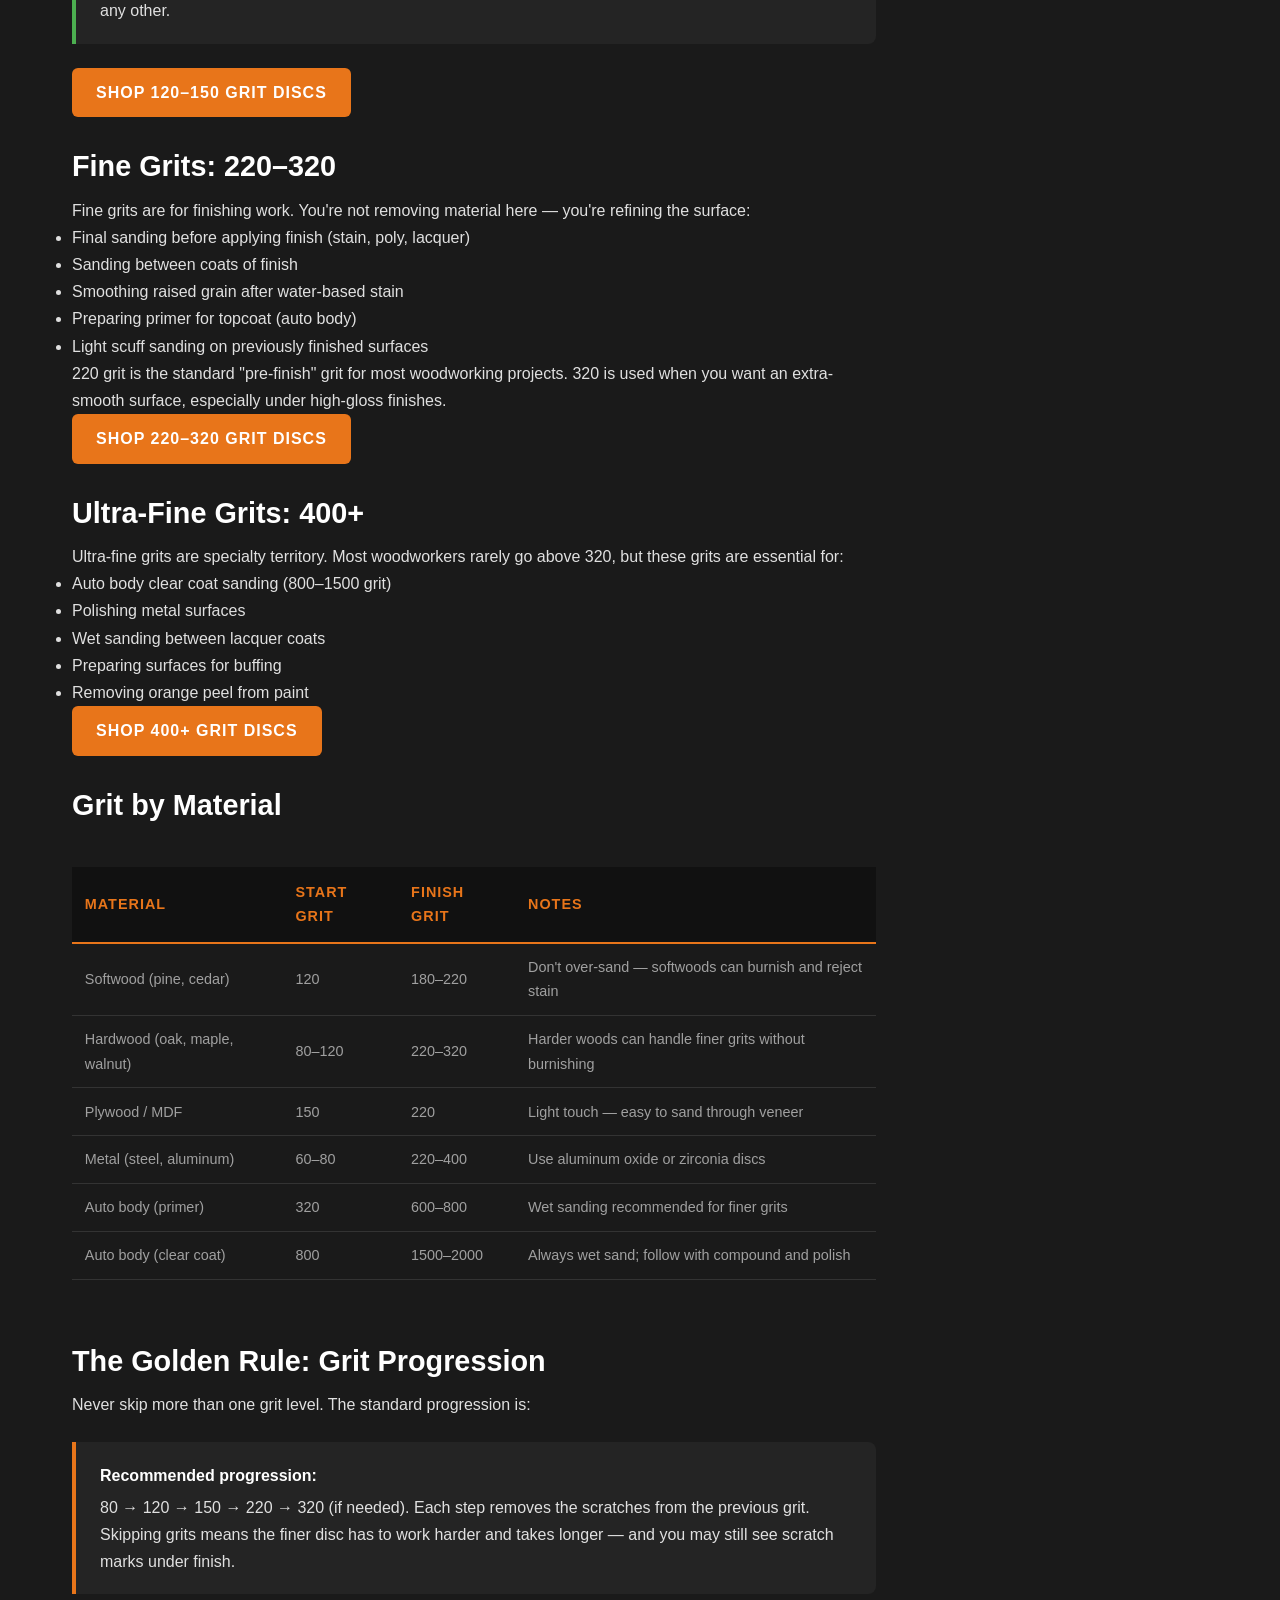
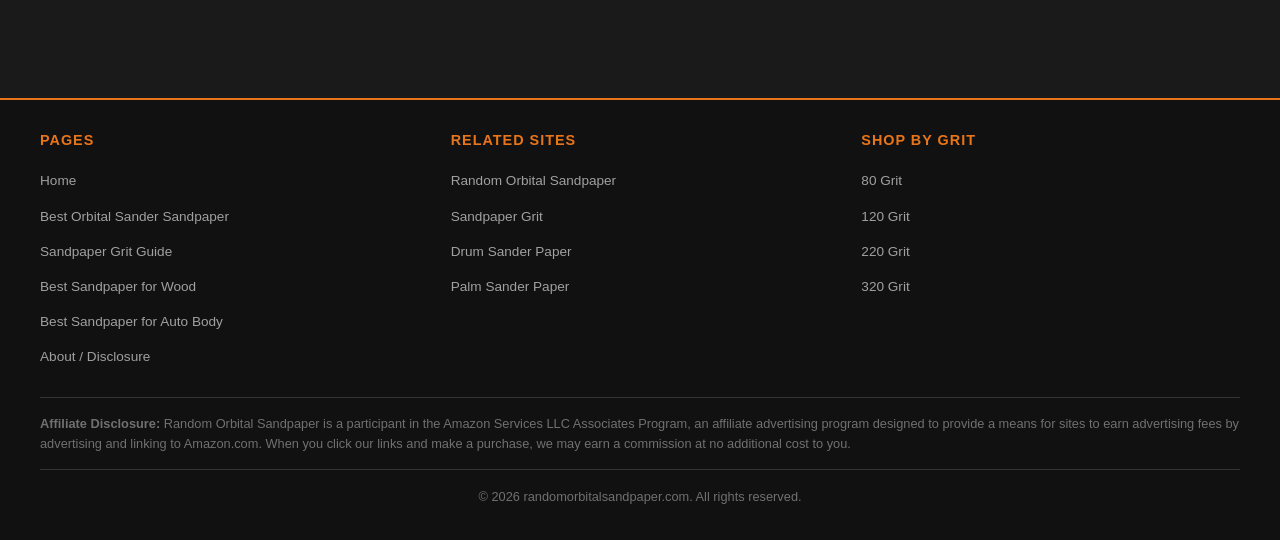
<file: sandpaper-grit-guide.html>
<!DOCTYPE html>
<html lang="en">
<head>
  <meta charset="UTF-8">
  <meta name="viewport" content="width=device-width, initial-scale=1.0">
  <title>Sandpaper Grit Guide — What Grit for What Job (Orbital Sander)</title>
  <meta name="description" content="Complete sandpaper grit guide for orbital sanders. Learn which grit to use for wood, metal, auto body, and more. From 60 coarse to 400+ ultra-fine explained.">
  <meta property="og:title" content="Sandpaper Grit Guide — What Grit for What Job">
  <meta property="og:description" content="Complete sandpaper grit guide for orbital sanders. Learn which grit to use for wood, metal, auto body, and more.">
  <meta property="og:type" content="article">
  <meta property="og:url" content="https://randomorbitalsandpaper.com/sandpaper-grit-guide.html">
  <link rel="canonical" href="https://randomorbitalsandpaper.com/sandpaper-grit-guide.html">
  <link rel="stylesheet" href="css/style.css">
</head>
<body>

<nav class="site-nav" aria-label="Main navigation">
  <div class="nav-inner">
    <a href="index.html" class="nav-logo">Random Orbital <span>Sandpaper</span></a>
    <button class="hamburger" aria-label="Toggle menu" onclick="document.querySelector('.nav-links').classList.toggle('open')">
      <span></span><span></span><span></span>
    </button>
    <ul class="nav-links">
      <li><a href="index.html">Home</a></li>
      <li><a href="best-orbital-sander-sandpaper.html">Best Sandpaper</a></li>
      <li><a href="sandpaper-grit-guide.html" class="active">Grit Guide</a></li>
      <li><a href="best-sandpaper-for-wood.html">For Wood</a></li>
      <li><a href="best-sandpaper-for-auto-body.html">For Auto Body</a></li>
      <li><a href="about.html">About</a></li>
    </ul>
  </div>
</nav>

<div class="page-wrapper">
  <main class="main-content">

    <div class="breadcrumbs">
      <a href="index.html">Home</a> <span class="sep">›</span> Sandpaper Grit Guide
    </div>

    <h1>Sandpaper Grit Guide for Orbital Sanders</h1>
    <p>Grit numbers tell you how coarse or fine the abrasive particles are. Lower numbers = bigger particles = more aggressive cutting. Higher numbers = smaller particles = smoother finish. Here's what each range is actually used for.</p>

    <h2>Grit Ranges at a Glance</h2>
    <div class="grit-grid">
      <div class="grit-card">
        <div class="grit-range">60–80</div>
        <div class="grit-label">Coarse</div>
        <p>Heavy material removal, paint stripping, leveling rough lumber</p>
      </div>
      <div class="grit-card">
        <div class="grit-range">120–150</div>
        <div class="grit-label">Medium</div>
        <p>General-purpose sanding, removing scratches from coarse grits</p>
      </div>
      <div class="grit-card">
        <div class="grit-range">220–320</div>
        <div class="grit-label">Fine</div>
        <p>Pre-finish prep, sanding between coats, furniture smoothing</p>
      </div>
      <div class="grit-card">
        <div class="grit-range">400+</div>
        <div class="grit-label">Ultra-Fine</div>
        <p>Final finish, clear coat prep, polishing, wet sanding</p>
      </div>
    </div>

    <h2>Coarse Grits: 60–80</h2>
    <p>This is where you start when there's real work to do. Coarse grits are for:</p>
    <ul>
      <li>Stripping old paint or finish</li>
      <li>Removing heavy stock from rough-sawn lumber</li>
      <li>Leveling uneven surfaces or joints</li>
      <li>Shaping and rounding edges</li>
      <li>Removing rust from metal surfaces</li>
    </ul>
    <div class="info-box warning">
      <strong>Watch out:</strong> Coarse grits leave deep scratches. Always plan to work through progressively finer grits afterward. Jumping from 60 straight to 220 will leave visible scratch marks under finish.
    </div>
    <a href="https://www.amazon.com/s?k=5+inch+60+80+grit+sanding+disc+hook+loop&tag=brazenprodu01-20" target="_blank" rel="nofollow sponsored noopener" class="cta-btn">Shop 60–80 Grit Discs</a>

    <h2>Medium Grits: 120–150</h2>
    <p>The workhorse range. If you could only buy one grit, 120 would be it. Medium grits handle:</p>
    <ul>
      <li>General-purpose sanding on most materials</li>
      <li>Smoothing surfaces after coarse grit work</li>
      <li>Preparing bare wood for stain or paint</li>
      <li>Light rust removal on metal</li>
      <li>Scuffing surfaces for adhesion</li>
    </ul>
    <div class="info-box tip">
      <strong>Pro tip:</strong> 120 grit is the most commonly used grit for woodworking. It's aggressive enough to remove material but fine enough to leave a surface that takes stain well. Most woodworkers keep more 120 grit on hand than any other.
    </div>
    <a href="https://www.amazon.com/s?k=5+inch+120+150+grit+sanding+disc+hook+loop&tag=brazenprodu01-20" target="_blank" rel="nofollow sponsored noopener" class="cta-btn">Shop 120–150 Grit Discs</a>

    <h2>Fine Grits: 220–320</h2>
    <p>Fine grits are for finishing work. You're not removing material here — you're refining the surface:</p>
    <ul>
      <li>Final sanding before applying finish (stain, poly, lacquer)</li>
      <li>Sanding between coats of finish</li>
      <li>Smoothing raised grain after water-based stain</li>
      <li>Preparing primer for topcoat (auto body)</li>
      <li>Light scuff sanding on previously finished surfaces</li>
    </ul>
    <p>220 grit is the standard "pre-finish" grit for most woodworking projects. 320 is used when you want an extra-smooth surface, especially under high-gloss finishes.</p>
    <a href="https://www.amazon.com/s?k=5+inch+220+320+grit+sanding+disc+hook+loop&tag=brazenprodu01-20" target="_blank" rel="nofollow sponsored noopener" class="cta-btn">Shop 220–320 Grit Discs</a>

    <h2>Ultra-Fine Grits: 400+</h2>
    <p>Ultra-fine grits are specialty territory. Most woodworkers rarely go above 320, but these grits are essential for:</p>
    <ul>
      <li>Auto body clear coat sanding (800–1500 grit)</li>
      <li>Polishing metal surfaces</li>
      <li>Wet sanding between lacquer coats</li>
      <li>Preparing surfaces for buffing</li>
      <li>Removing orange peel from paint</li>
    </ul>
    <a href="https://www.amazon.com/s?k=5+inch+400+grit+sanding+disc+hook+loop&tag=brazenprodu01-20" target="_blank" rel="nofollow sponsored noopener" class="cta-btn">Shop 400+ Grit Discs</a>

    <h2>Grit by Material</h2>
    <div class="table-wrap">
      <table class="comparison-table">
        <thead>
          <tr>
            <th>Material</th>
            <th>Start Grit</th>
            <th>Finish Grit</th>
            <th>Notes</th>
          </tr>
        </thead>
        <tbody>
          <tr>
            <td>Softwood (pine, cedar)</td>
            <td>120</td>
            <td>180–220</td>
            <td>Don't over-sand — softwoods can burnish and reject stain</td>
          </tr>
          <tr>
            <td>Hardwood (oak, maple, walnut)</td>
            <td>80–120</td>
            <td>220–320</td>
            <td>Harder woods can handle finer grits without burnishing</td>
          </tr>
          <tr>
            <td>Plywood / MDF</td>
            <td>150</td>
            <td>220</td>
            <td>Light touch — easy to sand through veneer</td>
          </tr>
          <tr>
            <td>Metal (steel, aluminum)</td>
            <td>60–80</td>
            <td>220–400</td>
            <td>Use aluminum oxide or zirconia discs</td>
          </tr>
          <tr>
            <td>Auto body (primer)</td>
            <td>320</td>
            <td>600–800</td>
            <td>Wet sanding recommended for finer grits</td>
          </tr>
          <tr>
            <td>Auto body (clear coat)</td>
            <td>800</td>
            <td>1500–2000</td>
            <td>Always wet sand; follow with compound and polish</td>
          </tr>
        </tbody>
      </table>
    </div>

    <h2>The Golden Rule: Grit Progression</h2>
    <p>Never skip more than one grit level. The standard progression is:</p>
    <div class="info-box">
      <strong>Recommended progression:</strong> 80 → 120 → 150 → 220 → 320 (if needed). Each step removes the scratches from the previous grit. Skipping grits means the finer disc has to work harder and takes longer — and you may still see scratch marks under finish.
    </div>

  </main>

  <aside class="sidebar">
    <div class="sidebar-box">
      <h3>Related Guides</h3>
      <ul>
        <li><a href="best-orbital-sander-sandpaper.html">Top 6 Sandpaper Ranked</a></li>
        <li><a href="best-sandpaper-for-wood.html">Best for Wood</a></li>
        <li><a href="best-sandpaper-for-auto-body.html">Best for Auto Body</a></li>
      </ul>
    </div>
    <div class="sidebar-box">
      <h3>Shop by Grit</h3>
      <ul>
        <li><a href="https://www.amazon.com/s?k=5+inch+60+grit+sanding+disc&tag=brazenprodu01-20" target="_blank" rel="nofollow sponsored noopener">60 Grit</a></li>
        <li><a href="https://www.amazon.com/s?k=5+inch+80+grit+sanding+disc&tag=brazenprodu01-20" target="_blank" rel="nofollow sponsored noopener">80 Grit</a></li>
        <li><a href="https://www.amazon.com/s?k=5+inch+120+grit+sanding+disc&tag=brazenprodu01-20" target="_blank" rel="nofollow sponsored noopener">120 Grit</a></li>
        <li><a href="https://www.amazon.com/s?k=5+inch+150+grit+sanding+disc&tag=brazenprodu01-20" target="_blank" rel="nofollow sponsored noopener">150 Grit</a></li>
        <li><a href="https://www.amazon.com/s?k=5+inch+220+grit+sanding+disc&tag=brazenprodu01-20" target="_blank" rel="nofollow sponsored noopener">220 Grit</a></li>
        <li><a href="https://www.amazon.com/s?k=5+inch+320+grit+sanding+disc&tag=brazenprodu01-20" target="_blank" rel="nofollow sponsored noopener">320 Grit</a></li>
        <li><a href="https://www.amazon.com/s?k=5+inch+400+grit+sanding+disc&tag=brazenprodu01-20" target="_blank" rel="nofollow sponsored noopener">400 Grit</a></li>
      </ul>
    </div>
  </aside>
</div>

<footer class="site-footer">
  <div class="footer-inner">
    <div class="footer-col">
      <h4>Pages</h4>
      <ul>
        <li><a href="index.html">Home</a></li>
        <li><a href="best-orbital-sander-sandpaper.html">Best Orbital Sander Sandpaper</a></li>
        <li><a href="sandpaper-grit-guide.html">Sandpaper Grit Guide</a></li>
        <li><a href="best-sandpaper-for-wood.html">Best Sandpaper for Wood</a></li>
        <li><a href="best-sandpaper-for-auto-body.html">Best Sandpaper for Auto Body</a></li>
        <li><a href="about.html">About / Disclosure</a></li>
      </ul>
    </div>
    <div class="footer-col">
      <h4>Related Sites</h4>
      <ul>
        <li><a href="https://randomorbitalsandpaper.com" target="_blank" rel="noopener">Random Orbital Sandpaper</a></li>
        <li><a href="https://sandpapergrit.com" target="_blank" rel="noopener">Sandpaper Grit</a></li>
        <li><a href="https://drumsanderpaper.com" target="_blank" rel="noopener">Drum Sander Paper</a></li>
        <li><a href="https://palmsanderpaper.com" target="_blank" rel="noopener">Palm Sander Paper</a></li>
      </ul>
    </div>
    <div class="footer-col">
      <h4>Shop by Grit</h4>
      <ul>
        <li><a href="https://www.amazon.com/s?k=5+inch+80+grit+sanding+disc&tag=brazenprodu01-20" target="_blank" rel="nofollow sponsored noopener">80 Grit</a></li>
        <li><a href="https://www.amazon.com/s?k=5+inch+120+grit+sanding+disc&tag=brazenprodu01-20" target="_blank" rel="nofollow sponsored noopener">120 Grit</a></li>
        <li><a href="https://www.amazon.com/s?k=5+inch+220+grit+sanding+disc&tag=brazenprodu01-20" target="_blank" rel="nofollow sponsored noopener">220 Grit</a></li>
        <li><a href="https://www.amazon.com/s?k=5+inch+320+grit+sanding+disc&tag=brazenprodu01-20" target="_blank" rel="nofollow sponsored noopener">320 Grit</a></li>
      </ul>
    </div>
  </div>
  <div class="footer-disclosure">
    <strong>Affiliate Disclosure:</strong> Random Orbital Sandpaper is a participant in the Amazon Services LLC Associates Program, an affiliate advertising program designed to provide a means for sites to earn advertising fees by advertising and linking to Amazon.com. When you click our links and make a purchase, we may earn a commission at no additional cost to you.
  </div>
  <div class="footer-bottom">
    &copy; 2026 randomorbitalsandpaper.com. All rights reserved.
  </div>
</footer>

</body>
</html>
</file>
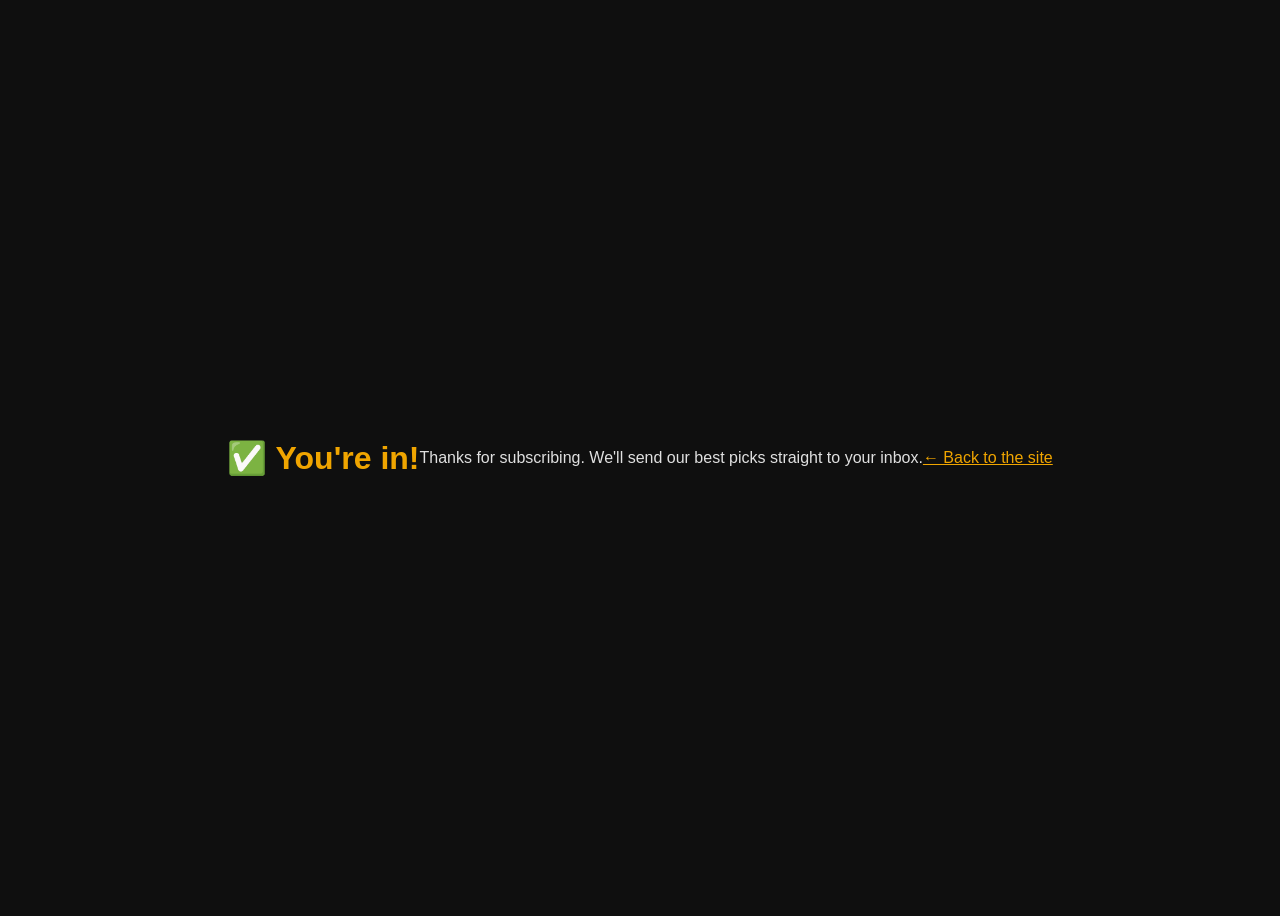
<file: thanks.html>
<!doctype html>
<html lang="en">
<head>
<meta charset="utf-8">
<title>Thanks! — randomorbitalsandpaper.com</title>
<meta name="robots" content="noindex">
<style>
body { font-family: sans-serif; background: #0f0f0f; color: #e0e0e0; display: flex; align-items: center; justify-content: center; min-height: 100vh; text-align: center; }
h1 { color: #f0a500; }
a { color: #f0a500; }
</style>
</head>
<body>
<h1>✅ You're in!</h1>
<p>Thanks for subscribing. We'll send our best picks straight to your inbox.</p>
<p><a href="/">← Back to the site</a></p>
</body>
</html>
</file>
<file: css/style.css>
/* === RESET & BASE === */
*, *::before, *::after { box-sizing: border-box; margin: 0; padding: 0; }

@import url('https://fonts.googleapis.com/css2?family=Inter:wght@400;500;600&family=Oswald:wght@400;500;600;700&display=swap');

:root {
  --bg-dark: #1a1a1a;
  --bg-card: #242424;
  --bg-sidebar: #1e1e1e;
  --bg-nav: #111111;
  --orange: #e8751a;
  --orange-hover: #ff8c2a;
  --orange-dim: #c46215;
  --text-primary: #e0e0e0;
  --text-secondary: #a0a0a0;
  --text-muted: #707070;
  --border: #333333;
  --border-light: #444444;
  --green: #4caf50;
  --red: #e74c3c;
  --yellow: #f1c40f;
}

html { scroll-behavior: smooth; }

body {
  font-family: 'Inter', -apple-system, BlinkMacSystemFont, sans-serif;
  background: var(--bg-dark);
  color: var(--text-primary);
  line-height: 1.7;
  font-size: 16px;
}

h1, h2, h3, h4, h5, h6 {
  font-family: 'Oswald', sans-serif;
  font-weight: 600;
  line-height: 1.2;
  color: #fff;
}

h1 { font-size: 2.4rem; margin-bottom: 1rem; }
h2 { font-size: 1.8rem; margin-bottom: 0.8rem; margin-top: 2rem; }
h3 { font-size: 1.4rem; margin-bottom: 0.6rem; }

a { color: var(--orange); text-decoration: none; transition: color 0.2s; }
a:hover { color: var(--orange-hover); }

img { max-width: 100%; height: auto; }

/* === NAV === */
.site-nav {
  background: var(--bg-nav);
  border-bottom: 2px solid var(--orange);
  padding: 0 2rem;
  position: sticky;
  top: 0;
  z-index: 1000;
}

.nav-inner {
  max-width: 1200px;
  margin: 0 auto;
  display: flex;
  align-items: center;
  justify-content: space-between;
  height: 60px;
}

.nav-logo {
  font-family: 'Oswald', sans-serif;
  font-size: 1.3rem;
  font-weight: 700;
  color: #fff;
  text-transform: uppercase;
  letter-spacing: 1px;
}

.nav-logo span { color: var(--orange); }

.nav-links { display: flex; gap: 1.5rem; list-style: none; }

.nav-links a {
  color: var(--text-secondary);
  font-size: 0.9rem;
  font-weight: 500;
  text-transform: uppercase;
  letter-spacing: 0.5px;
  padding: 0.3rem 0;
  border-bottom: 2px solid transparent;
  transition: all 0.2s;
}

.nav-links a:hover,
.nav-links a.active {
  color: var(--orange);
  border-bottom-color: var(--orange);
}

.hamburger {
  display: none;
  flex-direction: column;
  gap: 5px;
  cursor: pointer;
  background: none;
  border: none;
  padding: 5px;
}

.hamburger span {
  display: block;
  width: 25px;
  height: 2px;
  background: var(--text-primary);
  transition: all 0.3s;
}

/* === LAYOUT === */
.page-wrapper {
  max-width: 1200px;
  margin: 0 auto;
  padding: 2rem;
  display: grid;
  grid-template-columns: 1fr 300px;
  gap: 2rem;
}

.main-content { min-width: 0; }

/* === BREADCRUMBS === */
.breadcrumbs {
  font-size: 0.85rem;
  color: var(--text-muted);
  margin-bottom: 1.5rem;
  padding-bottom: 0.8rem;
  border-bottom: 1px solid var(--border);
}

.breadcrumbs a { color: var(--text-secondary); }
.breadcrumbs a:hover { color: var(--orange); }
.breadcrumbs .sep { margin: 0 0.4rem; }

/* === SIDEBAR === */
.sidebar {
  position: sticky;
  top: 80px;
  align-self: start;
}

.sidebar-box {
  background: var(--bg-sidebar);
  border: 1px solid var(--border);
  border-radius: 8px;
  padding: 1.2rem;
  margin-bottom: 1.5rem;
}

.sidebar-box h3 {
  font-size: 1rem;
  text-transform: uppercase;
  letter-spacing: 1px;
  color: var(--orange);
  margin-bottom: 0.8rem;
  padding-bottom: 0.5rem;
  border-bottom: 1px solid var(--border);
}

.sidebar-box ul { list-style: none; }

.sidebar-box li {
  padding: 0.4rem 0;
  border-bottom: 1px solid var(--border);
}

.sidebar-box li:last-child { border-bottom: none; }

.sidebar-box a {
  color: var(--text-secondary);
  font-size: 0.9rem;
}

.sidebar-box a:hover { color: var(--orange); }

/* === PRODUCT CARDS === */
.product-card {
  background: var(--bg-card);
  border: 1px solid var(--border);
  border-radius: 8px;
  padding: 1.5rem;
  margin-bottom: 1.5rem;
  transition: border-color 0.2s;
}

.product-card:hover { border-color: var(--orange-dim); }

.product-card .rank {
  display: inline-block;
  background: var(--orange);
  color: #fff;
  font-family: 'Oswald', sans-serif;
  font-size: 0.85rem;
  font-weight: 600;
  padding: 0.2rem 0.7rem;
  border-radius: 4px;
  margin-bottom: 0.8rem;
  text-transform: uppercase;
}

.product-card h3 { margin-bottom: 0.5rem; }

.product-card .brand {
  color: var(--text-muted);
  font-size: 0.85rem;
  text-transform: uppercase;
  letter-spacing: 1px;
  margin-bottom: 0.8rem;
}

.product-card .description {
  color: var(--text-secondary);
  margin-bottom: 1rem;
  font-size: 0.95rem;
}

.pros-cons {
  display: grid;
  grid-template-columns: 1fr 1fr;
  gap: 1rem;
  margin-bottom: 1rem;
}

.pros h4, .cons h4 {
  font-family: 'Inter', sans-serif;
  font-size: 0.85rem;
  text-transform: uppercase;
  letter-spacing: 1px;
  margin-bottom: 0.5rem;
}

.pros h4 { color: var(--green); }
.cons h4 { color: var(--red); }

.pros ul, .cons ul {
  list-style: none;
  font-size: 0.9rem;
  color: var(--text-secondary);
}

.pros li::before { content: "✓ "; color: var(--green); font-weight: 600; }
.cons li::before { content: "✗ "; color: var(--red); font-weight: 600; }

.pros li, .cons li { padding: 0.2rem 0; }

.cta-btn {
  display: inline-block;
  background: var(--orange);
  color: #fff;
  font-family: 'Oswald', sans-serif;
  font-weight: 600;
  font-size: 1rem;
  padding: 0.7rem 1.5rem;
  border-radius: 6px;
  text-transform: uppercase;
  letter-spacing: 1px;
  transition: background 0.2s;
}

.cta-btn:hover { background: var(--orange-hover); color: #fff; }

/* === COMPARISON TABLE === */
.comparison-table {
  width: 100%;
  border-collapse: collapse;
  margin: 2rem 0;
  font-size: 0.9rem;
}

.comparison-table th {
  background: var(--bg-nav);
  color: var(--orange);
  font-family: 'Oswald', sans-serif;
  text-transform: uppercase;
  letter-spacing: 1px;
  padding: 0.8rem;
  text-align: left;
  border-bottom: 2px solid var(--orange);
}

.comparison-table td {
  padding: 0.7rem 0.8rem;
  border-bottom: 1px solid var(--border);
  color: var(--text-secondary);
}

.comparison-table tr:hover td { background: rgba(232, 117, 26, 0.05); }

.table-wrap { overflow-x: auto; }

/* === GRIT SECTION === */
.grit-grid {
  display: grid;
  grid-template-columns: repeat(auto-fit, minmax(220px, 1fr));
  gap: 1rem;
  margin: 1.5rem 0;
}

.grit-card {
  background: var(--bg-card);
  border: 1px solid var(--border);
  border-radius: 8px;
  padding: 1.2rem;
  text-align: center;
  transition: border-color 0.2s;
}

.grit-card:hover { border-color: var(--orange); }

.grit-card .grit-range {
  font-family: 'Oswald', sans-serif;
  font-size: 2rem;
  font-weight: 700;
  color: var(--orange);
}

.grit-card .grit-label {
  font-family: 'Oswald', sans-serif;
  font-size: 1rem;
  text-transform: uppercase;
  letter-spacing: 1px;
  color: #fff;
  margin: 0.3rem 0;
}

.grit-card p {
  font-size: 0.85rem;
  color: var(--text-secondary);
}

/* === HERO === */
.hero {
  background: linear-gradient(135deg, var(--bg-nav) 0%, var(--bg-dark) 100%);
  border: 1px solid var(--border);
  border-left: 4px solid var(--orange);
  border-radius: 8px;
  padding: 2.5rem;
  margin-bottom: 2rem;
}

.hero h1 { font-size: 2.6rem; margin-bottom: 0.5rem; }
.hero .subtitle {
  font-size: 1.1rem;
  color: var(--text-secondary);
  max-width: 600px;
}

/* === QUICK PICKS === */
.quick-picks {
  display: grid;
  grid-template-columns: repeat(3, 1fr);
  gap: 1rem;
  margin: 1.5rem 0;
}

.quick-pick {
  background: var(--bg-card);
  border: 1px solid var(--border);
  border-top: 3px solid var(--orange);
  border-radius: 8px;
  padding: 1.2rem;
  text-align: center;
}

.quick-pick .pick-label {
  font-family: 'Oswald', sans-serif;
  font-size: 0.8rem;
  text-transform: uppercase;
  letter-spacing: 2px;
  color: var(--orange);
  margin-bottom: 0.5rem;
}

.quick-pick h3 { font-size: 1.1rem; margin-bottom: 0.3rem; }

.quick-pick .pick-detail {
  font-size: 0.85rem;
  color: var(--text-secondary);
  margin-bottom: 0.8rem;
}

/* === CATEGORY CARDS === */
.category-grid {
  display: grid;
  grid-template-columns: repeat(auto-fit, minmax(280px, 1fr));
  gap: 1.2rem;
  margin: 1.5rem 0;
}

.category-card {
  background: var(--bg-card);
  border: 1px solid var(--border);
  border-radius: 8px;
  padding: 1.5rem;
  transition: border-color 0.2s, transform 0.2s;
}

.category-card:hover {
  border-color: var(--orange);
  transform: translateY(-2px);
}

.category-card h3 { margin-bottom: 0.5rem; }

.category-card p {
  font-size: 0.9rem;
  color: var(--text-secondary);
  margin-bottom: 1rem;
}

.category-card .card-link {
  font-family: 'Oswald', sans-serif;
  text-transform: uppercase;
  font-size: 0.85rem;
  letter-spacing: 1px;
}

/* === INFO BOXES === */
.info-box {
  background: var(--bg-card);
  border-left: 4px solid var(--orange);
  border-radius: 0 8px 8px 0;
  padding: 1.2rem 1.5rem;
  margin: 1.5rem 0;
}

.info-box.tip { border-left-color: var(--green); }
.info-box.warning { border-left-color: var(--yellow); }

.info-box strong {
  display: block;
  margin-bottom: 0.3rem;
  color: #fff;
}

/* === FOOTER === */
.site-footer {
  background: var(--bg-nav);
  border-top: 2px solid var(--orange);
  margin-top: 3rem;
  padding: 2rem;
}

.footer-inner {
  max-width: 1200px;
  margin: 0 auto;
  display: grid;
  grid-template-columns: repeat(3, 1fr);
  gap: 2rem;
}

.footer-col h4 {
  font-family: 'Oswald', sans-serif;
  font-size: 0.9rem;
  text-transform: uppercase;
  letter-spacing: 1px;
  color: var(--orange);
  margin-bottom: 0.8rem;
}

.footer-col ul { list-style: none; }

.footer-col li { padding: 0.25rem 0; }

.footer-col a {
  color: var(--text-secondary);
  font-size: 0.85rem;
}

.footer-col a:hover { color: var(--orange); }

.footer-disclosure {
  max-width: 1200px;
  margin: 1.5rem auto 0;
  padding-top: 1rem;
  border-top: 1px solid var(--border);
  font-size: 0.8rem;
  color: var(--text-muted);
  line-height: 1.5;
}

.footer-bottom {
  max-width: 1200px;
  margin: 1rem auto 0;
  padding-top: 1rem;
  border-top: 1px solid var(--border);
  font-size: 0.8rem;
  color: var(--text-muted);
  text-align: center;
}

/* === ABOUT PAGE === */
.content-section {
  margin-bottom: 2rem;
}

.content-section p {
  margin-bottom: 1rem;
  color: var(--text-secondary);
}

/* === MOBILE === */
@media (max-width: 900px) {
  .page-wrapper {
    grid-template-columns: 1fr;
    padding: 1rem;
  }
  .sidebar { position: static; }
  .footer-inner { grid-template-columns: 1fr; gap: 1.5rem; }
  .quick-picks { grid-template-columns: 1fr; }
  .pros-cons { grid-template-columns: 1fr; }
}

@media (max-width: 700px) {
  .nav-links {
    display: none;
    position: absolute;
    top: 60px;
    left: 0;
    right: 0;
    background: var(--bg-nav);
    flex-direction: column;
    padding: 1rem 2rem;
    border-bottom: 2px solid var(--orange);
  }
  .nav-links.open { display: flex; }
  .hamburger { display: flex; }
  .hero { padding: 1.5rem; }
  .hero h1 { font-size: 1.8rem; }
  h1 { font-size: 1.8rem; }
  h2 { font-size: 1.4rem; }
}
</file>
